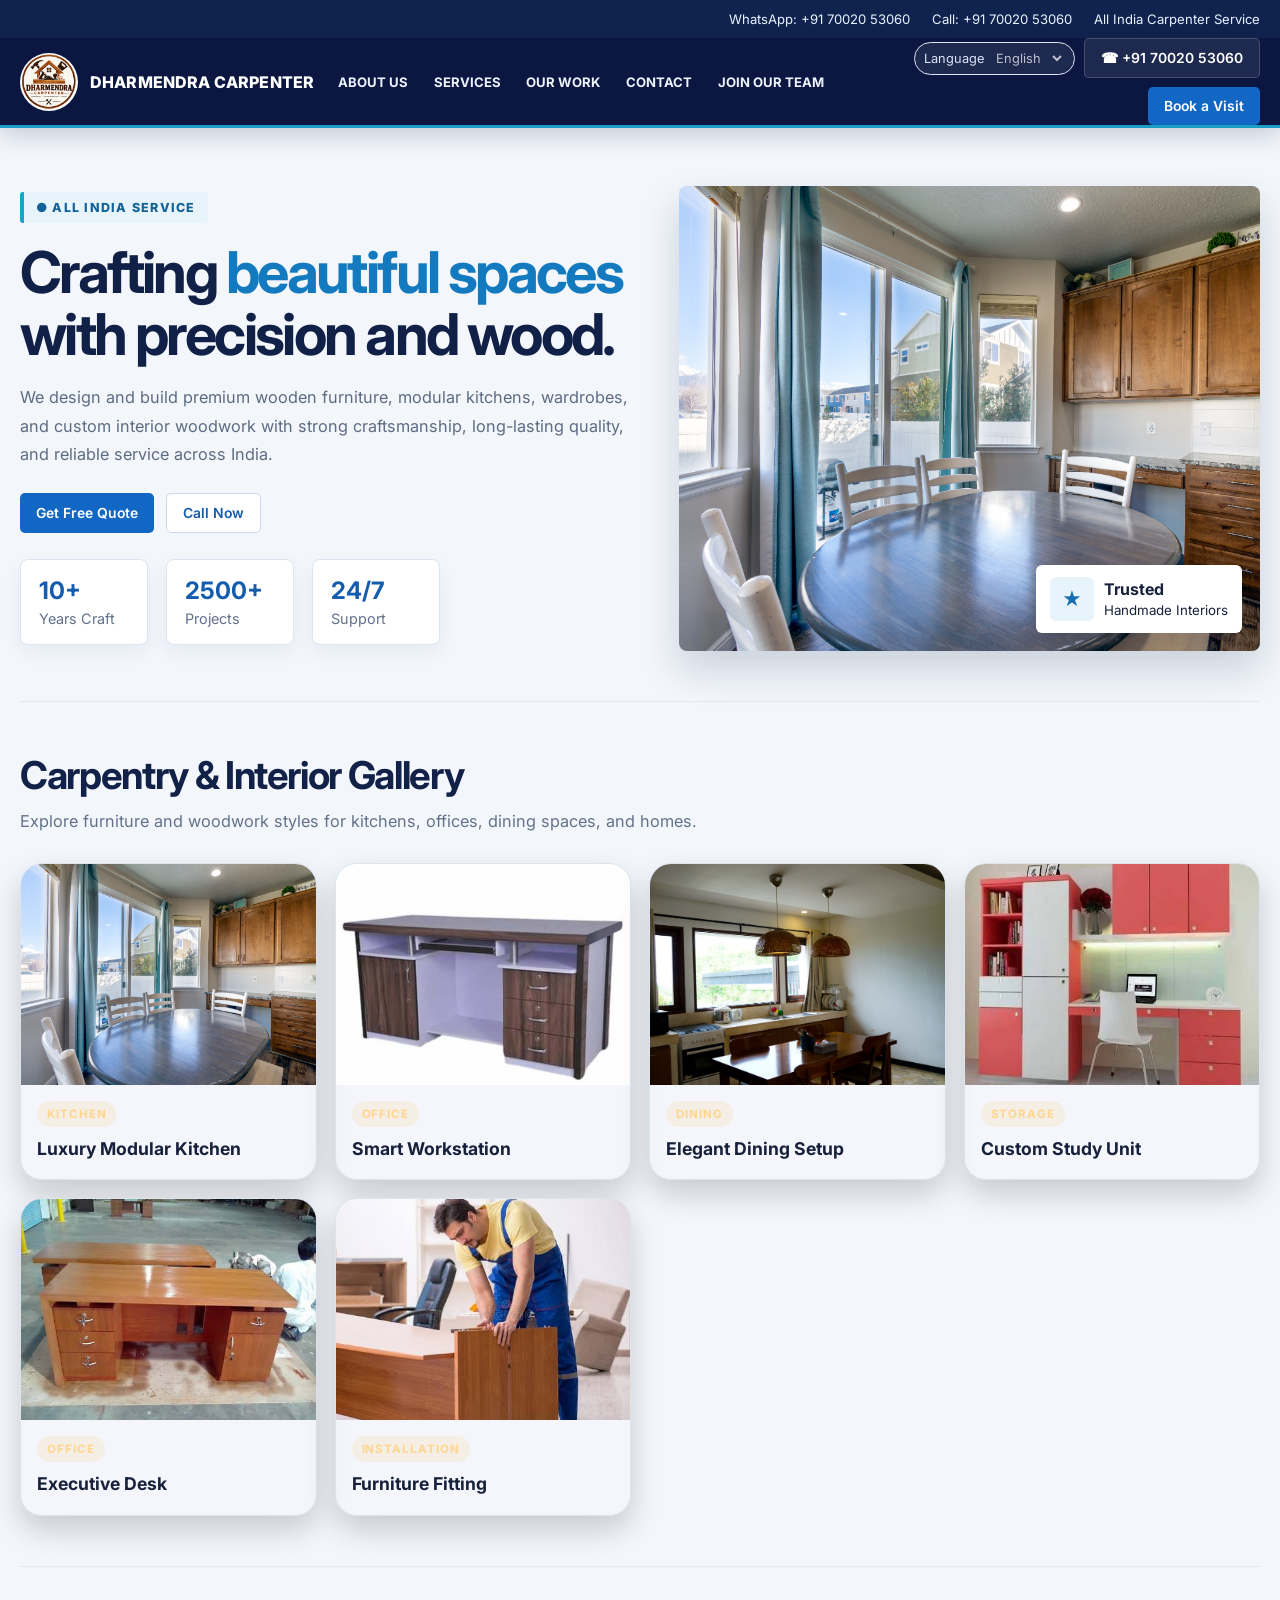
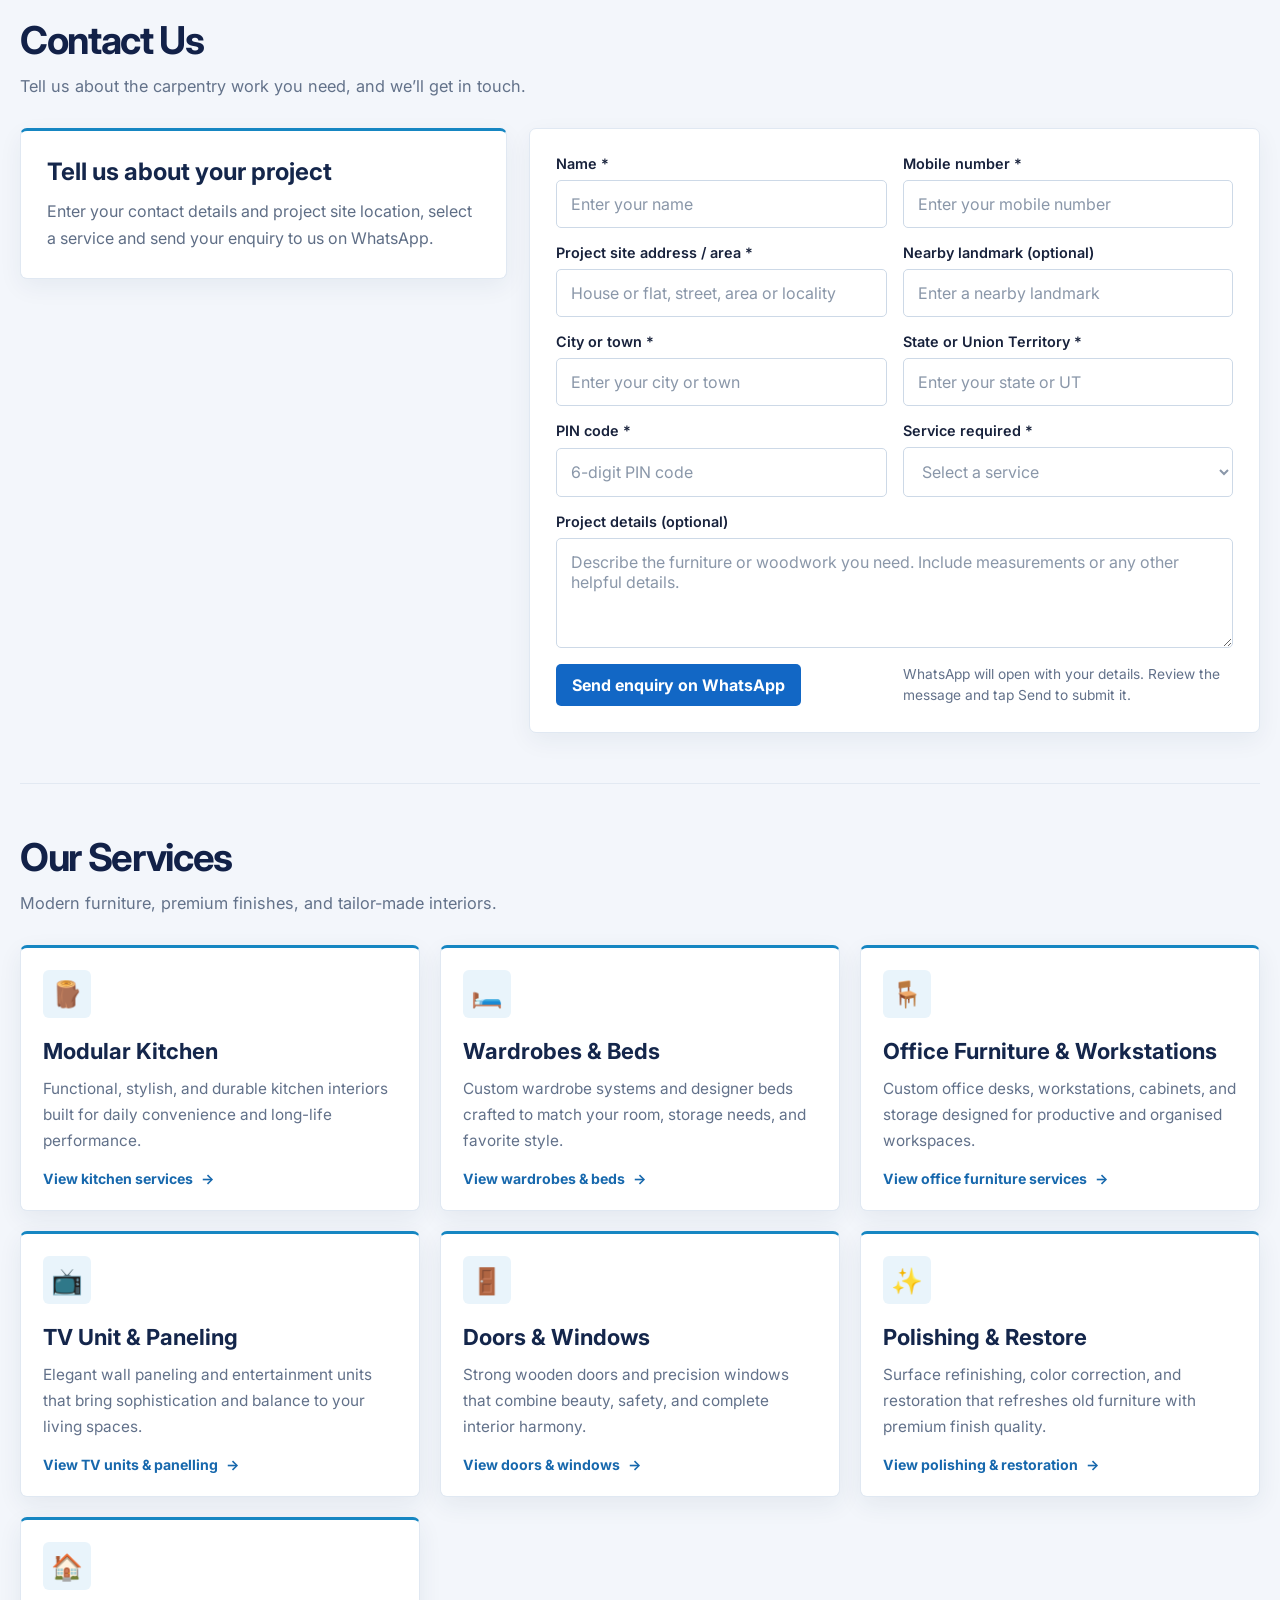
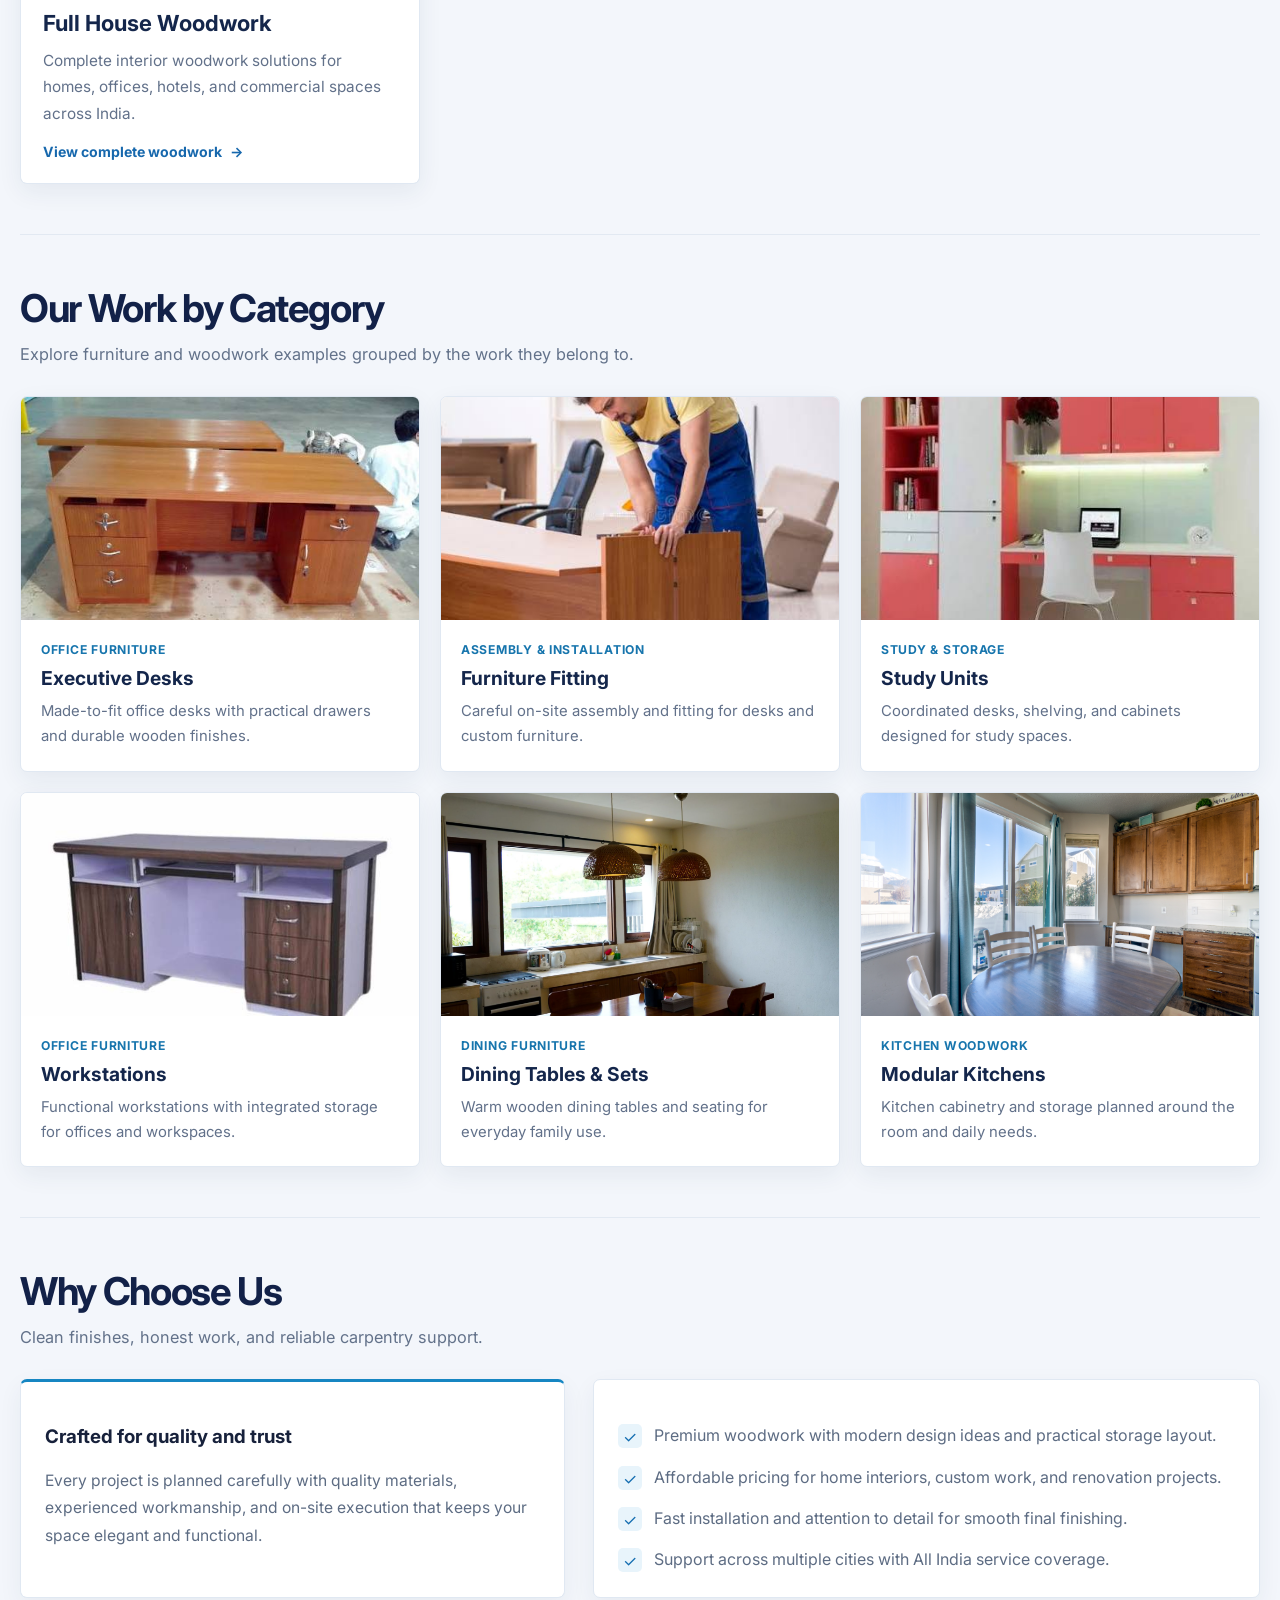
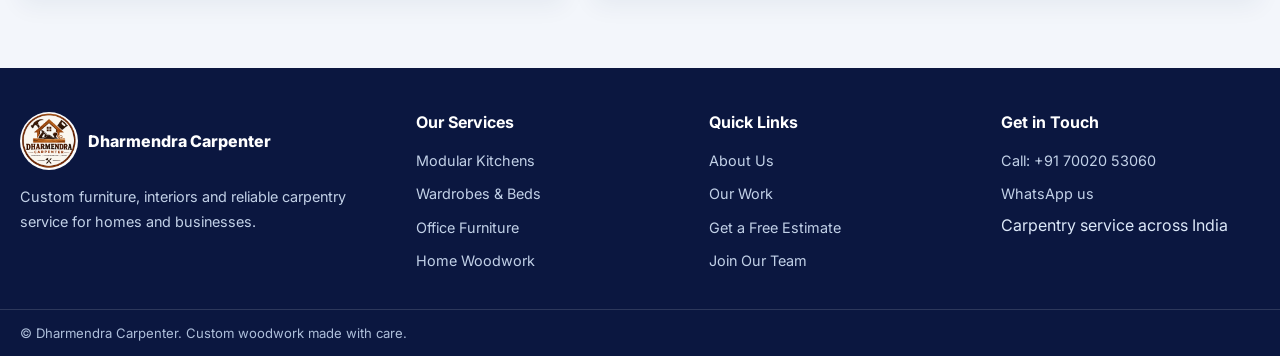
<file: index.html>
<!DOCTYPE html>
<html lang="en">
<head>
  <meta charset="UTF-8" />
  <meta name="viewport" content="width=device-width, initial-scale=1.0" />
  <title>Dharmendra Carpenter | All India Service</title>
  <link rel="preconnect" href="https://fonts.googleapis.com" />
  <link rel="preconnect" href="https://fonts.gstatic.com" crossorigin />
  <link href="https://fonts.googleapis.com/css2?family=Inter:wght@400;500;600;700;800;900&display=swap" rel="stylesheet" />
  <style>
    :root {
      --bg: #0d1325;
      --bg-soft: #171f35;
      --card: rgba(17, 25, 40, 0.7);
      --card-strong: rgba(29, 38, 58, 0.9);
      --text: #edf6ff;
      --muted: #bfd0e8;
      --primary: #ffb347;
      --primary-2: #ff7e5f;
      --accent: #6ee7b7;
      --purple: #a78bfa;
      --line: rgba(255,255,255,0.12);
      --shadow: 0 20px 60px rgba(0,0,0,0.35);
    }

    * { box-sizing: border-box; }

    html { scroll-behavior: smooth; }

    body {
      margin: 0;
      font-family: "Inter", sans-serif;
      color: var(--text);
      background:
        radial-gradient(circle at top left, rgba(255, 179, 71, 0.35), transparent 24%),
        radial-gradient(circle at right center, rgba(107, 70, 193, 0.4), transparent 23%),
        radial-gradient(circle at bottom left, rgba(20, 184, 166, 0.25), transparent 25%),
        linear-gradient(135deg, #0b1020 0%, #111827 35%, #1a1d2d 100%);
      min-height: 100vh;
      position: relative;
      overflow-x: hidden;
    }

    body::before {
      content: "";
      position: fixed;
      inset: 0;
      background-image: linear-gradient(rgba(255,255,255,0.02) 1px, transparent 1px), linear-gradient(90deg, rgba(255,255,255,0.02) 1px, transparent 1px);
      background-size: 28px 28px;
      mask-image: radial-gradient(circle at center, black 45%, transparent 100%);
      pointer-events: none;
    }

    .orb {
      position: fixed;
      border-radius: 50%;
      filter: blur(18px);
      opacity: 0.8;
      pointer-events: none;
      animation: float 12s ease-in-out infinite alternate;
    }

    .orb.one { width: 240px; height: 240px; background: rgba(255, 158, 67, 0.4); left: 6%; top: 12%; }
    .orb.two { width: 280px; height: 280px; background: rgba(139, 92, 246, 0.28); right: 8%; top: 16%; animation-delay: 1s; }
    .orb.three { width: 220px; height: 220px; background: rgba(52, 211, 153, 0.22); left: 40%; bottom: 8%; animation-delay: 2s; }

    @keyframes float {
      from { transform: translateY(0) scale(1); }
      to { transform: translateY(-18px) scale(1.08); }
    }

    .container {
      width: min(1180px, calc(100% - 32px));
      margin: 0 auto;
    }

    .topbar {
      position: sticky;
      top: 0;
      z-index: 20;
      backdrop-filter: blur(12px);
      background: rgba(13, 19, 37, 0.58);
      border-bottom: 1px solid var(--line);
    }

    .topbar-inner {
      display: flex;
      align-items: center;
      justify-content: space-between;
      gap: 20px;
      min-height: 74px;
    }

    .brand {
      display: flex;
      align-items: center;
      gap: 12px;
      font-weight: 800;
      letter-spacing: 0.04em;
      text-transform: uppercase;
    }

    .brand-mark {
      width: 42px;
      height: 42px;
      border-radius: 12px;
      display: grid;
      place-items: center;
      background: linear-gradient(135deg, var(--primary), var(--primary-2));
      color: #1a1208;
      font-weight: 900;
      box-shadow: 0 10px 25px rgba(255, 166, 77, 0.5);
    }

    .nav-right {
      display: flex;
      align-items: center;
      gap: 14px;
      flex-wrap: wrap;
    }

    .language-picker {
      display: inline-flex;
      align-items: center;
      gap: 8px;
      padding: 7px 12px;
      border: 1px solid var(--line);
      border-radius: 999px;
      background: rgba(255,255,255,0.04);
      color: var(--muted);
      font-size: 0.88rem;
    }

    .language-picker select {
      max-width: 190px;
      border: 0;
      outline: 0;
      background: transparent;
      color: var(--text);
      font: inherit;
      cursor: pointer;
    }

    .language-picker option {
      color: var(--text);
      background: #171f35;
    }

    .language-status {
      position: absolute;
      width: 1px;
      height: 1px;
      padding: 0;
      margin: -1px;
      overflow: hidden;
      clip: rect(0, 0, 0, 0);
      white-space: nowrap;
      border: 0;
    }

    .translation-widget {
      display: none;
    }

    .pill,
    .button {
      display: inline-flex;
      align-items: center;
      justify-content: center;
      gap: 8px;
      padding: 10px 16px;
      border-radius: 999px;
      border: 1px solid rgba(255,255,255,0.1);
      text-decoration: none;
      color: var(--text);
      font-weight: 600;
      transition: 0.25s ease;
    }

    .pill {
      background: rgba(255,255,255,0.04);
      color: var(--muted);
    }

    .button {
      background: linear-gradient(135deg, var(--primary), var(--primary-2));
      color: #20160d;
      border: none;
      box-shadow: 0 15px 30px rgba(255, 162, 79, 0.35);
    }

    .button.secondary {
      background: rgba(255,255,255,0.04);
      color: var(--text);
      border: 1px solid var(--line);
      box-shadow: none;
    }

    .hero {
      display: grid;
      grid-template-columns: 1.2fr 0.8fr;
      align-items: center;
      gap: 38px;
      padding: 56px 0 32px;
      position: relative;
      z-index: 1;
    }

    .eyebrow {
      display: inline-flex;
      align-items: center;
      gap: 8px;
      padding: 8px 14px;
      border-radius: 999px;
      background: rgba(110, 231, 183, 0.12);
      border: 1px solid rgba(110, 231, 183, 0.35);
      color: #b7f3d6;
      font-size: 0.82rem;
      text-transform: uppercase;
      letter-spacing: 0.1em;
      margin-bottom: 18px;
    }

    h1 {
      font-size: clamp(2.8rem, 5vw, 5rem);
      line-height: 0.96;
      margin: 0 0 18px;
      letter-spacing: -0.06em;
    }

    .highlight {
      background: linear-gradient(120deg, #ffd985 0%, #ff9b5e 54%, #f27af0 100%);
      -webkit-background-clip: text;
      background-clip: text;
      color: transparent;
    }

    .lead {
      margin: 0 0 24px;
      color: var(--muted);
      font-size: 1.06rem;
      line-height: 1.8;
      max-width: 620px;
    }

    .cta-row {
      display: flex;
      gap: 16px;
      flex-wrap: wrap;
      margin-bottom: 26px;
    }

    .stats {
      display: flex;
      flex-wrap: wrap;
      gap: 18px;
    }

    .stat {
      min-width: 140px;
      padding: 16px 18px;
      border-radius: 18px;
      background: rgba(255,255,255,0.04);
      border: 1px solid var(--line);
      backdrop-filter: blur(8px);
    }

    .stat strong {
      display: block;
      font-size: 1.5rem;
      margin-bottom: 3px;
    }

    .stat span {
      color: var(--muted);
      font-size: 0.9rem;
    }

    .visual-card {
      position: relative;
      background: linear-gradient(180deg, rgba(255,255,255,0.08), rgba(255,255,255,0.02));
      border: 1px solid rgba(255,255,255,0.09);
      border-radius: 28px;
      padding: 18px;
      box-shadow: var(--shadow);
      backdrop-filter: blur(12px);
    }

    .visual-box {
      padding: 12px;
      border-radius: 24px;
      background: rgba(18, 21, 34, 0.9);
      overflow: hidden;
      border: 1px solid rgba(255,255,255,0.08);
    }

    .visual-box img {
      display: block;
      width: 100%;
      height: 520px;
      object-fit: cover;
      border-radius: 18px;
      filter: saturate(1.08) contrast(1.06);
    }

    .floating-badge {
      position: absolute;
      right: -12px;
      bottom: 26px;
      display: flex;
      align-items: center;
      gap: 10px;
      background: rgba(11, 16, 32, 0.88);
      border: 1px solid rgba(255,255,255,0.08);
      border-radius: 18px;
      padding: 12px 14px;
      box-shadow: var(--shadow);
      transform: translateY(0);
      animation: floatCard 5s ease-in-out infinite alternate;
    }

    @keyframes floatCard {
      from { transform: translateY(0); }
      to { transform: translateY(-10px); }
    }

    .badge-icon {
      width: 44px;
      height: 44px;
      border-radius: 50%;
      display: grid;
      place-items: center;
      background: linear-gradient(135deg, rgba(255,179,71,0.28), rgba(167,139,250,0.3));
      color: #ffd58d;
      font-size: 1.2rem;
    }

    .section {
      position: relative;
      z-index: 1;
      padding: 30px 0 20px;
    }

    .section-header {
      margin-bottom: 22px;
      text-align: center;
    }

    .section-header h2 {
      font-size: clamp(2rem, 3vw, 3rem);
      margin: 0 0 10px;
      letter-spacing: -0.05em;
    }

    .section-header p {
      margin: 0;
      color: var(--muted);
      font-size: 1.02rem;
    }

    .services-grid {
      display: grid;
      grid-template-columns: repeat(3, minmax(0, 1fr));
      gap: 22px;
      margin-top: 24px;
    }

    .service-card {
      background: rgba(255,255,255,0.04);
      border: 1px solid var(--line);
      border-radius: 24px;
      padding: 24px 22px;
      box-shadow: 0 14px 30px rgba(0,0,0,0.18);
    }

    .icon-wrap {
      width: 56px;
      height: 56px;
      border-radius: 18px;
      display: grid;
      place-items: center;
      background: linear-gradient(135deg, rgba(255,179,71,0.2), rgba(168,85,247,0.18));
      font-size: 1.6rem;
      margin-bottom: 20px;
    }

    .service-card h3 {
      margin: 0 0 12px;
      font-size: 1.38rem;
    }

    .service-card p {
      margin: 0;
      color: var(--muted);
      line-height: 1.7;
      font-size: 0.96rem;
    }

    .featured-showcase {
      padding-top: 8px;
    }

    .featured-grid {
      display: grid;
      grid-template-columns: repeat(4, minmax(0, 1fr));
      gap: 18px;
      margin-top: 24px;
    }

    .featured-card {
      background: rgba(255,255,255,0.04);
      border: 1px solid var(--line);
      border-radius: 22px;
      overflow: hidden;
      box-shadow: 0 14px 30px rgba(0,0,0,0.18);
      transition: transform 0.25s ease, border-color 0.25s ease;
    }

    .featured-card:hover {
      transform: translateY(-4px);
      border-color: rgba(255,179,71,0.4);
    }

    .featured-card img {
      display: block;
      width: 100%;
      aspect-ratio: 4 / 3;
      object-fit: cover;
    }

    .featured-card-body {
      padding: 16px 16px 18px;
    }

    .featured-label {
      display: inline-flex;
      padding: 6px 10px;
      border-radius: 999px;
      background: rgba(255,179,71,0.12);
      color: #ffd58d;
      font-size: 0.72rem;
      font-weight: 700;
      letter-spacing: 0.08em;
      text-transform: uppercase;
      margin-bottom: 10px;
    }

    .featured-card h3 {
      margin: 0;
      font-size: 1.1rem;
      line-height: 1.4;
    }

    .work-grid {
      display: grid;
      grid-template-columns: repeat(3, minmax(0, 1fr));
      gap: 22px;
      margin-top: 24px;
    }

    .work-card {
      overflow: hidden;
      background: rgba(255,255,255,0.04);
      border: 1px solid var(--line);
      border-radius: 24px;
      box-shadow: 0 14px 30px rgba(0,0,0,0.18);
      transition: transform 0.25s ease, border-color 0.25s ease;
    }

    .work-card:hover {
      transform: translateY(-5px);
      border-color: rgba(255,179,71,0.4);
    }

    .work-card img {
      display: block;
      width: 100%;
      aspect-ratio: 16 / 10;
      object-fit: cover;
    }

    .work-card-content {
      padding: 18px 20px 22px;
    }

    .work-category {
      display: inline-block;
      margin-bottom: 9px;
      color: #ffd58d;
      font-size: 0.76rem;
      font-weight: 700;
      letter-spacing: 0.09em;
      text-transform: uppercase;
    }

    .work-card h3 {
      margin: 0 0 9px;
      font-size: 1.2rem;
    }

    .work-card p {
      margin: 0;
      color: var(--muted);
      line-height: 1.65;
      font-size: 0.93rem;
    }

    .about-wrap {
      display: grid;
      grid-template-columns: 0.9fr 1.1fr;
      gap: 28px;
      align-items: stretch;
      margin-top: 18px;
    }

    .info-panel,
    .feature-panel {
      background: rgba(255,255,255,0.04);
      border: 1px solid var(--line);
      border-radius: 24px;
      padding: 24px;
    }

    .info-panel {
      background: linear-gradient(180deg, rgba(255,179,71,0.08), rgba(255,255,255,0.03));
    }

    .feature-list {
      list-style: none;
      padding: 0;
      margin: 18px 0 0;
      display: grid;
      gap: 14px;
    }

    .feature-list li {
      display: flex;
      gap: 12px;
      color: var(--muted);
      line-height: 1.7;
      align-items: flex-start;
    }

    .check {
      width: 24px;
      height: 24px;
      border-radius: 50%;
      display: grid;
      place-items: center;
      background: rgba(110, 231, 183, 0.14);
      color: #8af0c8;
      flex-shrink: 0;
      margin-top: 2px;
    }

    .cta-box {
      margin-top: 28px;
      padding: 30px 26px;
      border-radius: 26px;
      background: linear-gradient(135deg, rgba(255,179,71,0.09), rgba(167,139,250,0.12), rgba(110,231,183,0.08));
      border: 1px solid var(--line);
      display: flex;
      align-items: center;
      justify-content: space-between;
      gap: 20px;
      flex-wrap: wrap;
    }

    .cta-box h3 {
      margin: 0 0 6px;
      font-size: clamp(1.6rem, 2vw, 2.2rem);
    }

    .cta-box p {
      margin: 0;
      color: var(--muted);
    }

    .contact-layout {
      display: grid;
      grid-template-columns: 0.8fr 1.2fr;
      gap: 22px;
      align-items: start;
      margin-top: 24px;
    }

    .contact-intro,
    .contact-form {
      padding: 26px;
      border: 1px solid var(--line);
      border-radius: 24px;
      background: rgba(255,255,255,0.04);
    }

    .contact-intro h3 {
      margin: 0 0 12px;
      font-size: 1.5rem;
    }

    .contact-intro p {
      margin: 0;
      color: var(--muted);
      line-height: 1.7;
    }

    .contact-form {
      display: grid;
      grid-template-columns: repeat(2, minmax(0, 1fr));
      gap: 16px;
    }

    .form-field {
      display: grid;
      gap: 8px;
    }

    .form-field[hidden] { display: none; }

    .form-field.full-width {
      grid-column: 1 / -1;
    }

    .form-field label {
      font-size: 0.9rem;
      font-weight: 600;
    }

    .form-field input,
    .form-field select,
    .form-field textarea {
      width: 100%;
      padding: 13px 14px;
      border: 1px solid var(--line);
      border-radius: 12px;
      background: rgba(11,16,32,0.62);
      color: var(--text);
      font: inherit;
    }

    .form-field input::placeholder,
    .form-field textarea::placeholder {
      color: #91a2ba;
    }

    .form-field select:invalid {
      color: #91a2ba;
    }

    .form-field select option {
      color: var(--text);
      background: #171f35;
    }

    .form-field textarea {
      min-height: 110px;
      resize: vertical;
    }

    .contact-form .button {
      justify-self: start;
      cursor: pointer;
      font: inherit;
      font-weight: 700;
    }

    .form-note {
      align-self: center;
      margin: 0;
      color: var(--muted);
      font-size: 0.86rem;
      line-height: 1.5;
    }

    @media (max-width: 900px) {
      .hero,
      .about-wrap,
      .services-grid,
      .work-grid,
      .featured-grid {
        grid-template-columns: 1fr;
      }

      .contact-layout { grid-template-columns: 1fr; }
      .visual-box img { height: 420px; }
      .cta-box { align-items: flex-start; }
    }

    @media (min-width: 601px) and (max-width: 900px) {
      .work-grid { grid-template-columns: repeat(2, minmax(0, 1fr)); }
    }

    @media (max-width: 600px) {
      .topbar-inner { padding: 8px 0; }
      .brand { font-size: 0.88rem; }
      .nav-right { gap: 8px; }
      .pill, .button { width: 100%; }
      .language-picker { width: 100%; justify-content: space-between; }
      .language-picker select { max-width: 70%; }
      .cta-row { flex-direction: column; }
      .stats { display: grid; grid-template-columns: repeat(2, minmax(0, 1fr)); }
      .floating-badge { right: 12px; bottom: 18px; }
      .contact-form { grid-template-columns: 1fr; padding: 20px; }
      .form-field.full-width { grid-column: auto; }
      .contact-form .button { justify-self: stretch; }
    }

    :root {
      --bg: #f3f6fb;
      --bg-soft: #eaf0f8;
      --card: #ffffff;
      --card-strong: #ffffff;
      --text: #17213b;
      --muted: #5f6e86;
      --primary: #1464c4;
      --primary-2: #10a7d1;
      --accent: #13a7c8;
      --purple: #3971c6;
      --line: #dce4ef;
      --shadow: 0 14px 36px rgba(17, 44, 86, 0.12);
    }

    body {
      color: var(--text);
      background: #f3f6fb;
      font-family: "Inter", Arial, sans-serif;
    }

    body::before,
    .orb { display: none; }

    .container { width: min(1240px, calc(100% - 40px)); }

    .contact-strip {
      background: #10234e;
      color: #e8f2ff;
      font-size: 0.82rem;
    }

    .contact-strip-inner {
      min-height: 38px;
      display: flex;
      align-items: center;
      justify-content: flex-end;
      gap: 22px;
    }

    .contact-strip a {
      color: inherit;
      text-decoration: none;
    }

    .topbar {
      background: #0b1740;
      border-bottom: 3px solid #1a9ec6;
      box-shadow: 0 8px 22px rgba(9, 24, 60, 0.18);
      backdrop-filter: none;
    }

    .topbar-inner {
      min-height: 82px;
      gap: 24px;
    }

    .brand {
      color: #fff;
      letter-spacing: 0.01em;
      white-space: nowrap;
    }

    .brand-mark {
      background: #fff;
      color: #0b1740;
      border-radius: 50%;
      box-shadow: none;
    }

    .brand-logo {
      display: block;
      width: 58px;
      height: 58px;
      flex: 0 0 auto;
      border-radius: 50%;
      object-fit: cover;
      background: #fff;
    }

    .main-nav {
      display: flex;
      align-items: center;
      justify-content: center;
      gap: clamp(14px, 2vw, 28px);
      flex: 1;
    }

    .main-nav a {
      color: #edf4ff;
      text-decoration: none;
      font-size: 0.82rem;
      font-weight: 700;
      text-transform: uppercase;
      white-space: nowrap;
      transition: color 0.2s ease;
    }

    .main-nav a:hover { color: #64d5f4; }

    .nav-right {
      justify-content: flex-end;
      gap: 9px;
    }

    .language-picker {
      padding: 7px 9px;
      background: rgba(255,255,255,0.08);
      color: #d8e5f6;
      font-size: 0.8rem;
      white-space: nowrap;
    }

    .language-picker select {
      color: #fff;
      color-scheme: light;
      max-width: 120px;
    }

    .language-picker select option {
      color: #17213b;
      background-color: #fff;
    }

    .language-status { color: #d7e5fa; }

    .pill,
    .button {
      border-radius: 5px;
      padding: 11px 16px;
      font-size: 0.87rem;
      transition: background-color 0.2s ease, transform 0.2s ease;
    }

    .pill {
      color: #fff;
      background: rgba(255,255,255,0.08);
      border-color: rgba(255,255,255,0.18);
      white-space: nowrap;
    }

    .button {
      color: #fff;
      background: #1267c5;
      box-shadow: none;
    }

    .button:hover {
      background: #0c54a7;
      transform: translateY(-1px);
    }

    .button.secondary {
      color: #155bab;
      background: #fff;
      border: 1px solid #cbd9ea;
    }

    .hero {
      grid-template-columns: 1fr 0.95fr;
      gap: 48px;
      padding: 58px 0 50px;
    }

    .eyebrow {
      padding: 8px 12px;
      border-radius: 3px;
      background: #e7f4fb;
      border: 0;
      border-left: 4px solid #16a4c8;
      color: #12629a;
      font-size: 0.78rem;
      font-weight: 800;
    }

    h1 {
      color: #112047;
      font-size: clamp(2.7rem, 4.5vw, 4.5rem);
      line-height: 1.08;
      letter-spacing: -0.045em;
    }

    .highlight {
      background: none;
      color: #147ac0;
      -webkit-text-fill-color: #147ac0;
    }

    .lead {
      color: #5d6c83;
      font-size: 1.02rem;
      line-height: 1.75;
    }

    .cta-row { gap: 12px; }

    .stat {
      min-width: 128px;
      border-radius: 8px;
      background: #fff;
      border: 1px solid #dce5f0;
      box-shadow: 0 7px 20px rgba(24, 57, 99, 0.06);
      backdrop-filter: none;
    }

    .stat strong { color: #145cae; }
    .stat span { color: #62718a; }

    .visual-card {
      padding: 0;
      overflow: hidden;
      border: 0;
      border-radius: 8px;
      background: #dce9f4;
      box-shadow: 0 18px 38px rgba(15, 42, 78, 0.18);
      backdrop-filter: none;
    }

    .visual-box {
      padding: 0;
      border: 0;
      border-radius: 0;
      background: transparent;
    }

    .visual-box img {
      height: 465px;
      border-radius: 0;
      filter: none;
      object-fit: cover;
    }

    .floating-badge {
      right: 18px;
      bottom: 18px;
      border: 0;
      border-radius: 6px;
      background: #fff;
      color: #17213b;
      box-shadow: 0 8px 24px rgba(9, 24, 60, 0.18);
      animation: none;
    }

    .badge-icon {
      border-radius: 6px;
      background: #e7f4fb;
      color: #176db0;
    }

    .section {
      padding: 50px 0;
      border-top: 1px solid #e2e9f2;
      scroll-margin-top: 190px;
    }

    .section-header {
      margin-bottom: 28px;
      text-align: left;
    }

    .section-header h2 {
      color: #122148;
      font-size: clamp(1.85rem, 3vw, 2.55rem);
      letter-spacing: -0.035em;
    }

    .section-header p {
      color: #63728a;
      line-height: 1.65;
    }

    .services-grid,
    .work-grid { gap: 20px; }

    .service-card,
    .work-card {
      border: 1px solid #e0e8f2;
      border-radius: 7px;
      background: #fff;
      box-shadow: 0 8px 24px rgba(23, 53, 91, 0.07);
    }

    .service-card {
      border-top: 3px solid #1686c2;
      padding: 22px;
    }

    .service-link {
      display: block;
      color: inherit;
      text-decoration: none;
      transition: transform 0.2s ease, box-shadow 0.2s ease;
    }

    .service-link:hover,
    .service-link:focus-visible {
      transform: translateY(-4px);
      box-shadow: 0 14px 28px rgba(23, 53, 91, 0.14);
    }

    .service-link:focus-visible {
      outline: 3px solid #1686c2;
      outline-offset: 3px;
    }

    .service-link-cta {
      display: inline-flex;
      align-items: center;
      gap: 8px;
      margin-top: 16px;
      color: #1768ad;
      font-size: 0.88rem;
      font-weight: 700;
    }

    .icon-wrap {
      width: 48px;
      height: 48px;
      border-radius: 6px;
      background: #e9f4fb;
      color: #125e9b;
    }

    .service-card h3,
    .work-card h3,
    .contact-intro h3 { color: #14264b; }

    .service-card p,
    .work-card p { color: #62718a; }

    .work-card {
      transition: transform 0.2s ease, box-shadow 0.2s ease;
    }

    .work-card:hover {
      transform: translateY(-4px);
      border-color: #b7d6ec;
      box-shadow: 0 13px 28px rgba(23, 53, 91, 0.12);
    }

    .work-card img { aspect-ratio: 16 / 9; }

    .work-category {
      color: #1775ad;
      letter-spacing: 0.06em;
    }

    .info-panel,
    .feature-panel,
    .contact-intro,
    .contact-form {
      border: 1px solid #e0e8f2;
      border-radius: 7px;
      background: #fff;
      box-shadow: 0 8px 24px rgba(23, 53, 91, 0.06);
    }

    .info-panel {
      border-top: 3px solid #1686c2;
      background: #fff;
    }

    .feature-list li { color: #5d6c83; }

    .check {
      border-radius: 5px;
      background: #e8f4fb;
      color: #126cb0;
    }

    .contact-intro { border-top: 3px solid #1686c2; }

    .form-field input,
    .form-field select,
    .form-field textarea {
      border: 1px solid #cdd9e7;
      border-radius: 5px;
      background: #fff;
      color: #17213b;
    }

    .form-field input::placeholder,
    .form-field textarea::placeholder { color: #8a97a9; }

    .form-field select:invalid { color: #8a97a9; }

    .form-field select option {
      color: #17213b;
      background: #fff;
    }

    .form-note { color: #62718a; }

    .site-footer {
      margin-top: 20px;
      background: #0b1740;
      color: #dce8f8;
    }

    .footer-grid {
      display: grid;
      grid-template-columns: 1.4fr 1fr 1fr 1fr;
      gap: 34px;
      padding: 44px 0 36px;
    }

    .footer-column h2,
    .footer-column h3 {
      margin: 0 0 16px;
      color: #fff;
      font-size: 1rem;
    }

    .footer-column p,
    .footer-column a {
      color: #c2d1e7;
      font-size: 0.9rem;
      line-height: 1.75;
    }

    .footer-column p { margin: 0 0 10px; }

    .footer-column ul {
      display: grid;
      gap: 8px;
      list-style: none;
      margin: 0;
      padding: 0;
    }

    .footer-column a {
      text-decoration: none;
      transition: color 0.2s ease;
    }

    .footer-column a:hover { color: #55d0ef; }

    .footer-brand {
      display: flex;
      align-items: center;
      gap: 10px;
      margin-bottom: 14px;
      color: #fff;
      font-weight: 800;
    }

    .footer-brand .brand-mark {
      width: 36px;
      height: 36px;
    }

    .footer-bottom {
      padding: 15px 0;
      border-top: 1px solid rgba(255,255,255,0.14);
      color: #aebfda;
      font-size: 0.82rem;
    }

    @media (max-width: 1050px) {
      .topbar-inner { flex-wrap: wrap; padding: 12px 0; }
      .main-nav { order: 3; flex-basis: 100%; }
      .nav-right { margin-left: auto; }
    }

    @media (max-width: 900px) {
      .hero { grid-template-columns: 1fr 1fr; }
      .visual-box img { height: 420px; }
      .work-grid { grid-template-columns: repeat(2, minmax(0, 1fr)); }
      .footer-grid { grid-template-columns: repeat(2, minmax(0, 1fr)); }
    }

    @media (max-width: 600px) {
      .container { width: min(100% - 28px, 1240px); }
      .contact-strip-inner { justify-content: center; gap: 12px; font-size: 0.72rem; }
      .topbar-inner { justify-content: center; gap: 10px; }
      .main-nav { gap: 10px 16px; flex-wrap: wrap; }
      .main-nav a { font-size: 0.72rem; }
      .nav-right { width: 100%; justify-content: center; }
      .nav-right > .pill,
      .nav-right > .button { width: auto; }
      .language-picker { width: auto; }
      .hero { grid-template-columns: 1fr; gap: 24px; padding: 38px 0; }
      h1 { font-size: clamp(2.45rem, 12vw, 3.2rem); }
      .visual-box img { height: 340px; }
      .stats { grid-template-columns: repeat(3, minmax(0, 1fr)); gap: 8px; }
      .stat { min-width: 0; padding: 13px 10px; }
      .stat strong { font-size: 1.25rem; }
      .section { padding: 36px 0; }
      .services-grid,
      .work-grid { grid-template-columns: 1fr; }
      .footer-grid { grid-template-columns: 1fr; gap: 24px; padding: 34px 0; }
      .contact-form { grid-template-columns: 1fr; }
      .form-field.full-width { grid-column: auto; }
      .contact-form .button { justify-self: stretch; }
    }

    @media (prefers-reduced-motion: reduce) {
      *,
      *::before,
      *::after {
        scroll-behavior: auto !important;
        animation-duration: 0.01ms !important;
        animation-iteration-count: 1 !important;
        transition-duration: 0.01ms !important;
      }
    }
  </style>
</head>
<body>
  <div class="orb one"></div>
  <div class="orb two"></div>
  <div class="orb three"></div>

  <div class="contact-strip">
    <div class="container contact-strip-inner">
      <a href="https://wa.me/917002053060">WhatsApp: +91 70020 53060</a>
      <a href="tel:+917002053060">Call: +91 70020 53060</a>
      <span>All India Carpenter Service</span>
    </div>
  </div>

  <header class="topbar">
    <div class="container topbar-inner">
      <div class="brand">
        <img class="brand-logo" src="assets/dharmendra-carpenter-logo.png" alt="Dharmendra Carpenter logo" />
        <span>Dharmendra Carpenter</span>
      </div>
      <nav class="main-nav" aria-label="Main navigation">
        <a href="#about">About Us</a>
        <a href="#services">Services</a>
        <a href="#work">Our Work</a>
        <a href="#contact">Contact</a>
        <a href="career.html">Join Our Team</a>
      </nav>
      <div class="nav-right">
        <label class="language-picker" for="language-select">
          <span>Language</span>
          <select id="language-select" aria-describedby="language-status">
            <option value="en">English</option>
            <option value="as">অসমীয়া</option>
            <option value="bn">বাংলা</option>
            <option value="brx">बड़ो</option>
            <option value="doi">डोगरी</option>
            <option value="gu">ગુજરાતી</option>
            <option value="hi">हिन्दी</option>
            <option value="kn">ಕನ್ನಡ</option>
            <option value="ks">کٲشُر</option>
            <option value="kok">कोंकणी</option>
            <option value="mai">मैथिली</option>
            <option value="ml">മലയാളം</option>
            <option value="mni-Mtei">ꯃꯤꯇꯩꯂꯣꯟ</option>
            <option value="mr">मराठी</option>
            <option value="ne">नेपाली</option>
            <option value="or">ଓଡ଼ିଆ</option>
            <option value="pa">ਪੰਜਾਬੀ</option>
            <option value="sa">संस्कृतम्</option>
            <option value="sat">ᱥᱟᱱᱛᱟᱲᱤ</option>
            <option value="sd">سنڌي</option>
            <option value="ta">தமிழ்</option>
            <option value="te">తెలుగు</option>
            <option value="ur">اردو</option>
          </select>
        </label>
        <span class="language-status" id="language-status" role="status" aria-live="polite"></span>
        <a class="pill" href="tel:+917002053060">☎ +91 70020 53060</a>
        <a class="button" href="#contact">Book a Visit</a>
      </div>
    </div>
  </header>

  <main class="container">
    <section class="hero">
      <div>
        <div class="eyebrow">● All India Service</div>
        <h1>Crafting <span class="highlight">beautiful spaces</span> with precision and wood.</h1>
        <p class="lead">
          We design and build premium wooden furniture, modular kitchens, wardrobes, and custom interior woodwork with strong craftsmanship, long-lasting quality, and reliable service across India.
        </p>

        <div class="cta-row">
          <a href="#contact" class="button">Get Free Quote</a>
          <a href="tel:+917002053060" class="button secondary">Call Now</a>
        </div>

        <div class="stats">
          <div class="stat">
            <strong>10+</strong>
            <span>Years Craft</span>
          </div>
          <div class="stat">
            <strong>2500+</strong>
            <span>Projects</span>
          </div>
          <div class="stat">
            <strong>24/7</strong>
            <span>Support</span>
          </div>
        </div>
      </div>

      <div class="visual-card">
        <div class="visual-box">
          <img src="assets/modular-kitchen.png" alt="Custom wooden kitchen cabinets by Dharmendra Carpenter" />
        </div>
        <div class="floating-badge">
          <div class="badge-icon">★</div>
          <div>
            <strong>Trusted</strong><br />
            <small>Handmade Interiors</small>
          </div>
        </div>
      </div>
    </section>

    <section class="section featured-showcase" id="featured-work">
      <div class="section-header">
        <h2>Carpentry & Interior Gallery</h2>
        <p>Explore furniture and woodwork styles for kitchens, offices, dining spaces, and homes.</p>
      </div>

      <div class="featured-grid">
        <article class="featured-card">
          <img src="assets/modular-kitchen.png" alt="Modern modular kitchen with wooden cabinets" loading="lazy" />
          <div class="featured-card-body">
            <span class="featured-label">Kitchen</span>
            <h3>Luxury Modular Kitchen</h3>
          </div>
        </article>

        <article class="featured-card">
          <img src="assets/office-workstation.png" alt="Wooden office workstation with cabinets" loading="lazy" />
          <div class="featured-card-body">
            <span class="featured-label">Office</span>
            <h3>Smart Workstation</h3>
          </div>
        </article>

        <article class="featured-card">
          <img src="assets/dining-room.png" alt="Wooden dining table and chairs" loading="lazy" />
          <div class="featured-card-body">
            <span class="featured-label">Dining</span>
            <h3>Elegant Dining Setup</h3>
          </div>
        </article>

        <article class="featured-card">
          <img src="assets/study-storage-unit.png" alt="Study storage unit with wooden shelves and cabinets" loading="lazy" />
          <div class="featured-card-body">
            <span class="featured-label">Storage</span>
            <h3>Custom Study Unit</h3>
          </div>
        </article>

        <article class="featured-card">
          <img src="assets/office-executive-desk.png" alt="Wooden executive desk with drawers" loading="lazy" />
          <div class="featured-card-body">
            <span class="featured-label">Office</span>
            <h3>Executive Desk</h3>
          </div>
        </article>

        <article class="featured-card">
          <img src="assets/desk-assembly.png" alt="Carpenter assembling a wooden desk" loading="lazy" />
          <div class="featured-card-body">
            <span class="featured-label">Installation</span>
            <h3>Furniture Fitting</h3>
          </div>
        </article>
      </div>
    </section>

    <section class="section" id="contact">
      <div class="section-header">
        <h2>Contact Us</h2>
        <p>Tell us about the carpentry work you need, and we’ll get in touch.</p>
      </div>
      <div class="contact-layout">
        <div class="contact-intro">
          <h3>Tell us about your project</h3>
          <p>Enter your contact details and project site location, select a service and send your enquiry to us on WhatsApp.</p>
        </div>
        <form class="contact-form" id="customer-form">
          <div class="form-field">
            <label for="customer-name">Name *</label>
            <input id="customer-name" name="name" type="text" autocomplete="name" placeholder="Enter your name" required />
          </div>
          <div class="form-field">
            <label for="customer-phone">Mobile number *</label>
            <input id="customer-phone" name="phone" type="tel" inputmode="tel" autocomplete="tel" pattern="\+?[0-9]{10,13}" placeholder="Enter your mobile number" required />
          </div>
          <div class="form-field">
            <label for="customer-address">Project site address / area *</label>
            <input id="customer-address" name="address" type="text" autocomplete="street-address" placeholder="House or flat, street, area or locality" required />
          </div>
          <div class="form-field">
            <label for="customer-landmark">Nearby landmark (optional)</label>
            <input id="customer-landmark" name="landmark" type="text" placeholder="Enter a nearby landmark" />
          </div>
          <div class="form-field">
            <label for="customer-city">City or town *</label>
            <input id="customer-city" name="city" type="text" autocomplete="address-level2" placeholder="Enter your city or town" required />
          </div>
          <div class="form-field">
            <label for="customer-state">State or Union Territory *</label>
            <input id="customer-state" name="state" type="text" autocomplete="address-level1" placeholder="Enter your state or UT" required />
          </div>
          <div class="form-field">
            <label for="customer-pincode">PIN code *</label>
            <input id="customer-pincode" name="pincode" type="text" inputmode="numeric" autocomplete="postal-code" pattern="[1-9][0-9]{5}" maxlength="6" placeholder="6-digit PIN code" required />
          </div>
          <div class="form-field" id="service-field">
            <label for="customer-service">Service required *</label>
            <select id="customer-service" name="service" required>
              <option value="" disabled selected>Select a service</option>
              <option>Modular Kitchen</option>
              <option>Wardrobes & Beds</option>
              <option>Office Desks & Workstations</option>
              <option>Study Units & Storage</option>
              <option>Dining Furniture</option>
              <option>TV Units & Wall Panelling</option>
              <option>Doors & Windows</option>
              <option>Furniture Polishing & Restoration</option>
              <option>Furniture Assembly & Installation</option>
              <option>Complete Home Woodwork</option>
              <option>Other Custom Carpentry</option>
            </select>
          </div>
          <div class="form-field full-width">
            <label for="customer-details">Project details (optional)</label>
            <textarea id="customer-details" name="details" placeholder="Describe the furniture or woodwork you need. Include measurements or any other helpful details."></textarea>
          </div>
          <button class="button" type="submit">Send enquiry on WhatsApp</button>
          <p class="form-note">WhatsApp will open with your details. Review the message and tap Send to submit it.</p>
        </form>
      </div>
    </section>

    <section class="section" id="services">
      <div class="section-header">
        <h2>Our Services</h2>
        <p>Modern furniture, premium finishes, and tailor-made interiors.</p>
      </div>

      <div class="services-grid">
        <a class="service-card service-link" href="modular-kitchen.html">
          <div class="icon-wrap">🪵</div>
          <h3>Modular Kitchen</h3>
          <p>Functional, stylish, and durable kitchen interiors built for daily convenience and long-life performance.</p>
          <span class="service-link-cta">View kitchen services <span aria-hidden="true">→</span></span>
        </a>

        <a class="service-card service-link" href="wardrobes-beds.html">
          <div class="icon-wrap">🛏️</div>
          <h3>Wardrobes & Beds</h3>
          <p>Custom wardrobe systems and designer beds crafted to match your room, storage needs, and favorite style.</p>
          <span class="service-link-cta">View wardrobes & beds <span aria-hidden="true">→</span></span>
        </a>

        <a class="service-card service-link" id="office-furniture" href="office-furniture.html">
          <div class="icon-wrap">🪑</div>
          <h3>Office Furniture & Workstations</h3>
          <p>Custom office desks, workstations, cabinets, and storage designed for productive and organised workspaces.</p>
          <span class="service-link-cta">View office furniture services <span aria-hidden="true">→</span></span>
        </a>

        <a class="service-card service-link" href="tv-units-paneling.html">
          <div class="icon-wrap">📺</div>
          <h3>TV Unit & Paneling</h3>
          <p>Elegant wall paneling and entertainment units that bring sophistication and balance to your living spaces.</p>
          <span class="service-link-cta">View TV units & panelling <span aria-hidden="true">→</span></span>
        </a>

        <a class="service-card service-link" href="doors-windows.html">
          <div class="icon-wrap">🚪</div>
          <h3>Doors & Windows</h3>
          <p>Strong wooden doors and precision windows that combine beauty, safety, and complete interior harmony.</p>
          <span class="service-link-cta">View doors & windows <span aria-hidden="true">→</span></span>
        </a>

        <a class="service-card service-link" href="polishing-restoration.html">
          <div class="icon-wrap">✨</div>
          <h3>Polishing & Restore</h3>
          <p>Surface refinishing, color correction, and restoration that refreshes old furniture with premium finish quality.</p>
          <span class="service-link-cta">View polishing & restoration <span aria-hidden="true">→</span></span>
        </a>

        <a class="service-card service-link" href="complete-home-woodwork.html">
          <div class="icon-wrap">🏠</div>
          <h3>Full House Woodwork</h3>
          <p>Complete interior woodwork solutions for homes, offices, hotels, and commercial spaces across India.</p>
          <span class="service-link-cta">View complete woodwork <span aria-hidden="true">→</span></span>
        </a>
      </div>
    </section>

    <section class="section" id="work">
      <div class="section-header">
        <h2>Our Work by Category</h2>
        <p>Explore furniture and woodwork examples grouped by the work they belong to.</p>
      </div>

      <div class="work-grid">
        <article class="work-card">
          <img src="assets/office-executive-desk.png" alt="Wooden executive office desk with drawers" loading="lazy" />
          <div class="work-card-content">
            <span class="work-category">Office Furniture</span>
            <h3>Executive Desks</h3>
            <p>Made-to-fit office desks with practical drawers and durable wooden finishes.</p>
          </div>
        </article>

        <article class="work-card">
          <img src="assets/desk-assembly.png" alt="Carpenter assembling a wooden desk" loading="lazy" />
          <div class="work-card-content">
            <span class="work-category">Assembly & Installation</span>
            <h3>Furniture Fitting</h3>
            <p>Careful on-site assembly and fitting for desks and custom furniture.</p>
          </div>
        </article>

        <article class="work-card">
          <img src="assets/study-storage-unit.png" alt="Study desk with matching shelves and storage cabinets" loading="lazy" />
          <div class="work-card-content">
            <span class="work-category">Study & Storage</span>
            <h3>Study Units</h3>
            <p>Coordinated desks, shelving, and cabinets designed for study spaces.</p>
          </div>
        </article>

        <article class="work-card">
          <img src="assets/office-workstation.png" alt="Office workstation with storage cabinets and desktop shelves" loading="lazy" />
          <div class="work-card-content">
            <span class="work-category">Office Furniture</span>
            <h3>Workstations</h3>
            <p>Functional workstations with integrated storage for offices and workspaces.</p>
          </div>
        </article>

        <article class="work-card">
          <img src="assets/dining-room.png" alt="Wooden dining table and chairs in a dining room" loading="lazy" />
          <div class="work-card-content">
            <span class="work-category">Dining Furniture</span>
            <h3>Dining Tables & Sets</h3>
            <p>Warm wooden dining tables and seating for everyday family use.</p>
          </div>
        </article>

        <article class="work-card">
          <img src="assets/modular-kitchen.png" alt="Wooden modular kitchen cabinets beside a dining area" loading="lazy" />
          <div class="work-card-content">
            <span class="work-category">Kitchen Woodwork</span>
            <h3>Modular Kitchens</h3>
            <p>Kitchen cabinetry and storage planned around the room and daily needs.</p>
          </div>
        </article>
      </div>
    </section>

    <section class="section" id="about">
      <div class="section-header">
        <h2>Why Choose Us</h2>
        <p>Clean finishes, honest work, and reliable carpentry support.</p>
      </div>

      <div class="about-wrap">
        <div class="info-panel">
          <h3>Crafted for quality and trust</h3>
          <p class="lead" style="margin: 12px 0 0; font-size: 0.98rem;">
            Every project is planned carefully with quality materials, experienced workmanship, and on-site execution that keeps your space elegant and functional.
          </p>
        </div>

        <div class="feature-panel">
          <ul class="feature-list">
            <li><span class="check">✓</span> Premium woodwork with modern design ideas and practical storage layout.</li>
            <li><span class="check">✓</span> Affordable pricing for home interiors, custom work, and renovation projects.</li>
            <li><span class="check">✓</span> Fast installation and attention to detail for smooth final finishing.</li>
            <li><span class="check">✓</span> Support across multiple cities with All India service coverage.</li>
          </ul>
        </div>
      </div>
    </section>

  </main>
  <footer class="site-footer">
    <div class="container footer-grid">
      <div class="footer-column">
        <div class="footer-brand">
          <img class="brand-logo" src="assets/dharmendra-carpenter-logo.png" alt="Dharmendra Carpenter logo" />
          <span>Dharmendra Carpenter</span>
        </div>
        <p>Custom furniture, interiors and reliable carpentry service for homes and businesses.</p>
      </div>
      <div class="footer-column">
        <h2>Our Services</h2>
        <ul>
          <li><a href="#services">Modular Kitchens</a></li>
          <li><a href="#services">Wardrobes & Beds</a></li>
          <li><a href="office-furniture.html">Office Furniture</a></li>
          <li><a href="#services">Home Woodwork</a></li>
        </ul>
      </div>
      <div class="footer-column">
        <h2>Quick Links</h2>
        <ul>
          <li><a href="#about">About Us</a></li>
          <li><a href="#work">Our Work</a></li>
          <li><a href="#contact">Get a Free Estimate</a></li>
          <li><a href="career.html">Join Our Team</a></li>
        </ul>
      </div>
      <div class="footer-column">
        <h2>Get in Touch</h2>
        <ul>
          <li><a href="tel:+917002053060">Call: +91 70020 53060</a></li>
          <li><a href="https://wa.me/917002053060">WhatsApp us</a></li>
          <li>Carpentry service across India</li>
        </ul>
      </div>
    </div>
    <div class="footer-bottom">
      <div class="container">© Dharmendra Carpenter. Custom woodwork made with care.</div>
    </div>
  </footer>
  <div id="google_translate_element" class="translation-widget" aria-hidden="true"></div>
  <script>
    const languagePicker = document.getElementById("language-select");
    const languageStatus = document.getElementById("language-status");
    const indianLanguages = Array.from(languagePicker.options)
      .map((option) => option.value)
      .filter((language) => language !== "en");

    function connectLanguagePicker() {
      const googlePicker = document.querySelector("#google_translate_element select.goog-te-combo");
      if (!googlePicker || googlePicker.options.length <= 1) {
        languageStatus.textContent = "Language translation could not be loaded. Please refresh and try again.";
        languagePicker.disabled = true;
        return;
      }

      languagePicker.disabled = false;
      let unavailableCount = 0;
      Array.from(languagePicker.options).forEach((option) => {
        if (option.value !== "en" && !Array.from(googlePicker.options).some((supported) => supported.value === option.value)) {
          option.disabled = true;
          option.textContent += " (not available)";
          unavailableCount += 1;
        }
      });

      const activeLanguage = googlePicker.value || "en";
      languagePicker.value = activeLanguage;
      document.documentElement.lang = activeLanguage;
      document.documentElement.dir = ["ks", "sd", "ur"].includes(activeLanguage) ? "rtl" : "ltr";
      languageStatus.textContent = unavailableCount
        ? `${unavailableCount} selected languages are not currently supported by Google Translate.`
        : "";
      languagePicker.addEventListener("change", () => {
        const language = languagePicker.value;
        if (language === "en") {
          window.location.reload();
          return;
        }

        const activeGooglePicker = document.querySelector("#google_translate_element select.goog-te-combo");
        if (!activeGooglePicker) {
          languageStatus.textContent = "Language translation could not be loaded. Please refresh and try again.";
          return;
        }
        document.documentElement.lang = language;
        document.documentElement.dir = ["ks", "sd", "ur"].includes(language) ? "rtl" : "ltr";
        activeGooglePicker.value = language;
        activeGooglePicker.dispatchEvent(new Event("change"));
      });
    }

    window.googleTranslateElementInit = function () {
      new google.translate.TranslateElement({
        pageLanguage: "en",
        includedLanguages: indianLanguages.join(","),
        autoDisplay: false
      }, "google_translate_element");

      let attempts = 0;
      const pickerCheck = window.setInterval(() => {
        attempts += 1;
        const googlePicker = document.querySelector("#google_translate_element select.goog-te-combo");
        if (googlePicker && googlePicker.options.length > 1) {
          window.clearInterval(pickerCheck);
          connectLanguagePicker();
        } else if (attempts >= 50) {
          window.clearInterval(pickerCheck);
          connectLanguagePicker();
        }
      }, 100);
    };

    const translateScript = document.createElement("script");
    translateScript.src = "https://translate.google.com/translate_a/element.js?cb=googleTranslateElementInit";
    translateScript.onerror = () => {
      languageStatus.textContent = "Language translation could not be loaded. Please refresh and try again.";
      languagePicker.disabled = true;
    };
    document.head.appendChild(translateScript);

    document.getElementById("customer-form").addEventListener("submit", function (event) {
      event.preventDefault();
      const form = event.currentTarget;
      const formData = new FormData(form);
      const fieldLabel = (id) => form.querySelector(`label[for="${id}"]`).innerText.replace(/\s*\*$/, "").trim();
      const message = [
        "New carpentry work enquiry",
        `${fieldLabel("customer-name")}: ${formData.get("name")}`,
        `${fieldLabel("customer-phone")}: ${formData.get("phone")}`,
        "Project site address / area: " + formData.get("address"),
        formData.get("landmark") ? `Nearby landmark: ${formData.get("landmark")}` : "",
        `${fieldLabel("customer-city")}: ${formData.get("city")}`,
        `${fieldLabel("customer-state")}: ${formData.get("state")}`,
        `${fieldLabel("customer-pincode")}: ${formData.get("pincode")}`,
        `${fieldLabel("customer-service")}: ${form.querySelector('[name="service"]').selectedOptions[0].innerText.trim()}`,
        formData.get("details") ? `${fieldLabel("customer-details")}: ${formData.get("details")}` : ""
      ].join("\n");
      const whatsappUrl = `https://wa.me/917002053060?text=${encodeURIComponent(message)}`;
      window.open(whatsappUrl, "_blank", "noopener,noreferrer");
    });

  </script>
</body>
</html>
</file>
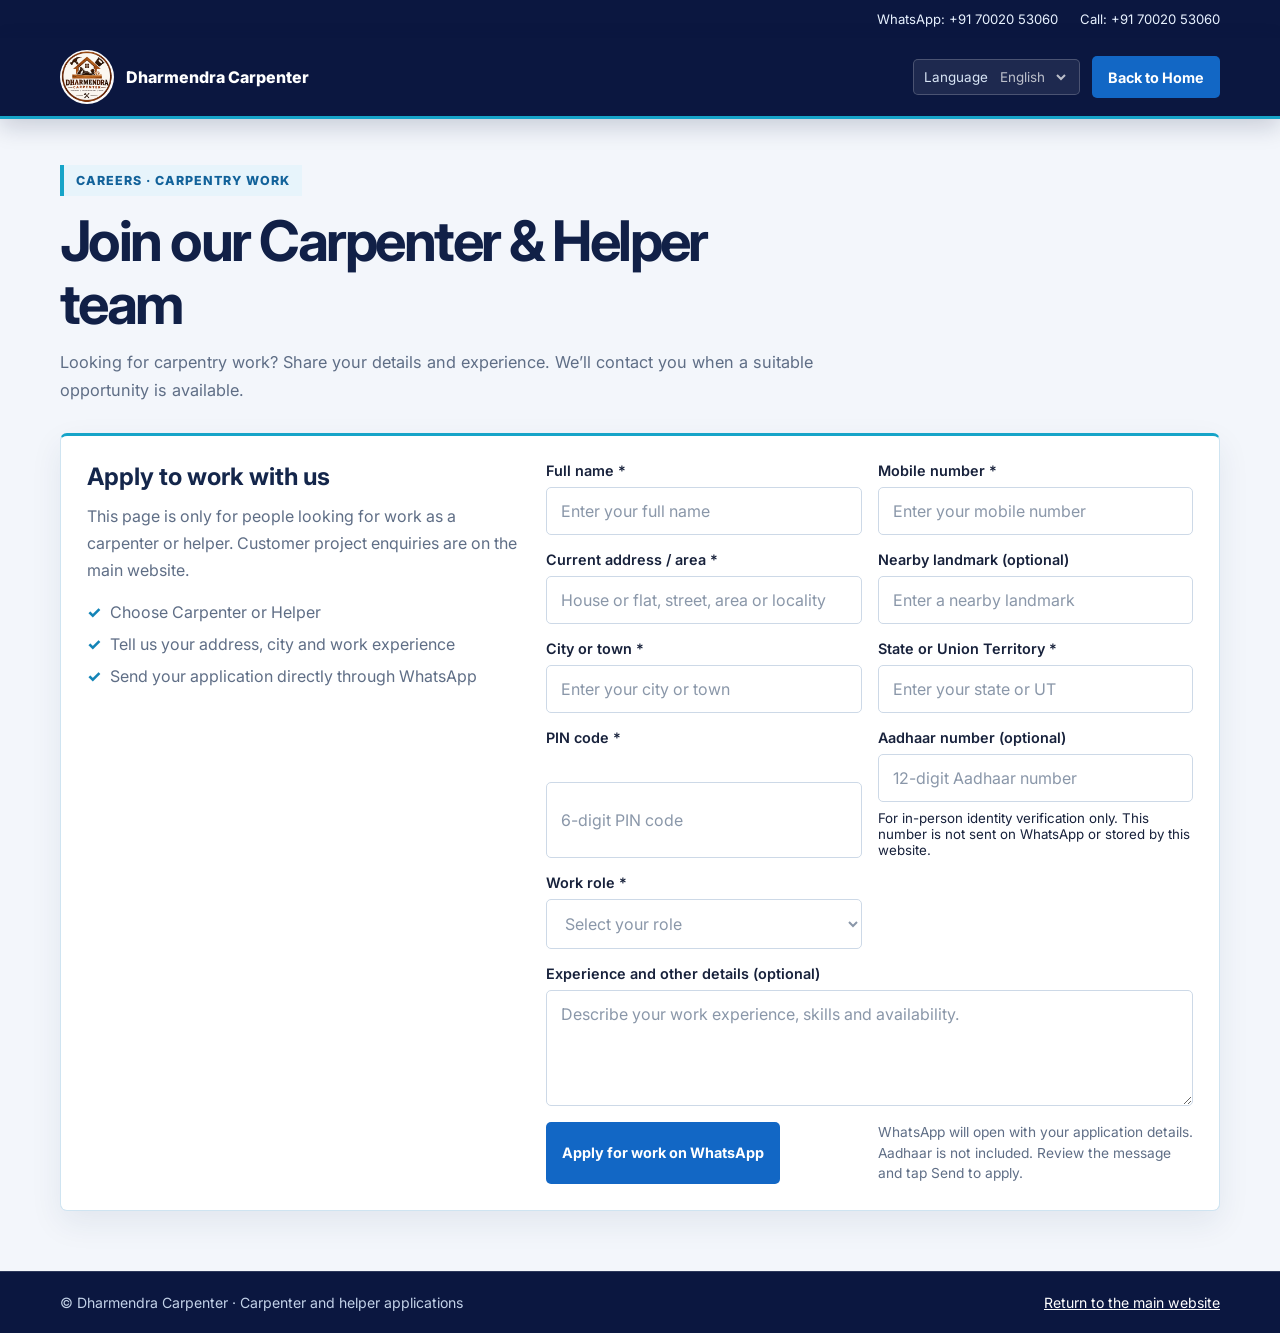
<file: career.html>
<!DOCTYPE html>
<html lang="en">
<head>
  <meta charset="UTF-8" />
  <meta name="viewport" content="width=device-width, initial-scale=1.0" />
  <meta name="theme-color" content="#0b1740" />
  <title>Carpenter & Helper Jobs | Dharmendra Carpenter</title>
  <link rel="preconnect" href="https://fonts.googleapis.com" />
  <link rel="preconnect" href="https://fonts.gstatic.com" crossorigin />
  <link href="https://fonts.googleapis.com/css2?family=Inter:wght@400;500;600;700;800&display=swap" rel="stylesheet" />
  <style>
    :root {
      --navy: #0b1740;
      --blue: #1267c5;
      --cyan: #16a4c8;
      --text: #17213b;
      --muted: #5f6e86;
      --line: #dce4ef;
    }

    * { box-sizing: border-box; }

    html { scroll-behavior: smooth; }

    body {
      min-height: 100vh;
      margin: 0;
      color: var(--text);
      background: #f3f6fb;
      font-family: "Inter", Arial, sans-serif;
    }

    .container {
      width: min(1160px, calc(100% - 32px));
      margin: 0 auto;
    }

    .contact-strip {
      background: var(--navy);
      color: #e8f2ff;
      font-size: 0.82rem;
    }

    .contact-strip-inner {
      display: flex;
      min-height: 38px;
      align-items: center;
      justify-content: flex-end;
      gap: 22px;
    }

    a { color: inherit; }

    .contact-strip a {
      text-decoration: none;
    }

    .topbar {
      position: sticky;
      top: 0;
      z-index: 10;
      background: var(--navy);
      border-bottom: 3px solid var(--cyan);
      box-shadow: 0 8px 22px rgba(9, 24, 60, 0.18);
    }

    .topbar-inner {
      display: flex;
      min-height: 78px;
      align-items: center;
      justify-content: space-between;
      gap: 22px;
    }

    .brand {
      display: flex;
      align-items: center;
      gap: 12px;
      color: #fff;
      font-weight: 800;
      text-decoration: none;
      white-space: nowrap;
    }

    .brand-mark {
      display: grid;
      width: 42px;
      height: 42px;
      place-items: center;
      border-radius: 50%;
      background: #fff;
      color: var(--navy);
    }

    .brand-logo {
      display: block;
      width: 54px;
      height: 54px;
      flex: 0 0 auto;
      border-radius: 50%;
      object-fit: cover;
      background: #fff;
    }

    .header-links {
      display: flex;
      align-items: center;
      justify-content: flex-end;
      gap: 12px;
      flex-wrap: wrap;
    }

    .language-picker {
      display: inline-flex;
      align-items: center;
      gap: 8px;
      padding: 8px 10px;
      border: 1px solid rgba(255,255,255,0.2);
      border-radius: 5px;
      background: rgba(255,255,255,0.08);
      color: #d8e5f6;
      font-size: 0.84rem;
    }

    .language-picker select {
      max-width: 150px;
      border: 0;
      outline: 0;
      background: transparent;
      color: #fff;
      color-scheme: light;
      font: inherit;
    }

    .language-picker option {
      color: var(--text);
      background: #fff;
    }

    .language-status,
    .translation-widget { display: none; }

    .button {
      display: inline-flex;
      min-height: 42px;
      align-items: center;
      justify-content: center;
      padding: 10px 16px;
      border: 0;
      border-radius: 5px;
      background: var(--blue);
      color: #fff;
      cursor: pointer;
      font: inherit;
      font-size: 0.9rem;
      font-weight: 700;
      text-decoration: none;
      transition: background-color 0.2s ease, transform 0.2s ease;
    }

    .button:hover {
      transform: translateY(-1px);
      background: #0c54a7;
    }

    main { padding: 46px 0 60px; }

    .intro {
      max-width: 760px;
      margin-bottom: 28px;
    }

    .eyebrow {
      display: inline-block;
      margin-bottom: 14px;
      padding: 8px 12px;
      border-left: 4px solid var(--cyan);
      background: #e7f4fb;
      color: #12629a;
      font-size: 0.78rem;
      font-weight: 800;
      letter-spacing: 0.08em;
      text-transform: uppercase;
    }

    h1 {
      margin: 0 0 14px;
      color: #112047;
      font-size: clamp(2rem, 5vw, 3.5rem);
      letter-spacing: -0.045em;
      line-height: 1.12;
    }

    .intro p {
      margin: 0;
      color: var(--muted);
      font-size: 1.02rem;
      line-height: 1.7;
    }

    .career-card {
      display: grid;
      grid-template-columns: 0.8fr 1.2fr;
      gap: 28px;
      align-items: start;
      padding: 26px;
      border: 1px solid #cfe4f1;
      border-top: 3px solid var(--cyan);
      border-radius: 7px;
      background: #fff;
      box-shadow: 0 12px 32px rgba(23, 53, 91, 0.08);
    }

    .career-copy h2 {
      margin: 0 0 12px;
      color: #14264b;
      font-size: 1.5rem;
    }

    .career-copy p {
      margin: 0 0 18px;
      color: var(--muted);
      line-height: 1.7;
    }

    .career-copy ul {
      display: grid;
      gap: 12px;
      margin: 0;
      padding: 0;
      color: var(--muted);
      list-style: none;
    }

    .career-copy li::before {
      margin-right: 9px;
      color: #1384b7;
      content: "✓";
      font-weight: 800;
    }

    .worker-form {
      display: grid;
      grid-template-columns: repeat(2, minmax(0, 1fr));
      gap: 16px;
    }

    .form-field {
      display: grid;
      gap: 8px;
    }

    .form-field.full-width { grid-column: 1 / -1; }

    .form-field label {
      font-size: 0.9rem;
      font-weight: 600;
    }

    .form-field input,
    .form-field select,
    .form-field textarea {
      width: 100%;
      padding: 13px 14px;
      border: 1px solid #cdd9e7;
      border-radius: 5px;
      background: #fff;
      color: var(--text);
      font: inherit;
    }

    .form-field input::placeholder,
    .form-field textarea::placeholder { color: #8a97a9; }

    .form-field select:invalid { color: #8a97a9; }

    .form-field textarea {
      min-height: 116px;
      resize: vertical;
    }

    .worker-form .button { justify-self: start; }

    .form-note {
      align-self: center;
      margin: 0;
      color: var(--muted);
      font-size: 0.86rem;
      line-height: 1.5;
    }

    footer {
      padding: 22px 0;
      border-top: 1px solid rgba(255,255,255,0.14);
      background: var(--navy);
      color: #c2d1e7;
      font-size: 0.88rem;
    }

    .footer-inner {
      display: flex;
      align-items: center;
      justify-content: space-between;
      gap: 16px;
    }

    footer a { color: #fff; }

    @media (max-width: 800px) {
      .career-card { grid-template-columns: 1fr; }
    }

    @media (max-width: 600px) {
      .container { width: min(100% - 28px, 1160px); }
      .contact-strip-inner { justify-content: center; gap: 12px; font-size: 0.72rem; }
      .topbar-inner { flex-wrap: wrap; justify-content: center; padding: 12px 0; }
      .header-links { width: 100%; justify-content: center; }
      .language-picker { flex: 1; justify-content: space-between; }
      .language-picker select { max-width: 65%; }
      main { padding: 34px 0 44px; }
      .career-card { padding: 18px; }
      .worker-form { grid-template-columns: 1fr; }
      .form-field.full-width { grid-column: auto; }
      .worker-form .button { width: 100%; }
      .footer-inner { align-items: flex-start; flex-direction: column; }
    }
  </style>
</head>
<body>
  <div class="contact-strip">
    <div class="container contact-strip-inner">
      <a href="https://wa.me/917002053060">WhatsApp: +91 70020 53060</a>
      <a href="tel:+917002053060">Call: +91 70020 53060</a>
    </div>
  </div>

  <header class="topbar">
    <div class="container topbar-inner">
      <a class="brand" href="firstweb.html">
        <img class="brand-logo" src="assets/dharmendra-carpenter-logo.png" alt="Dharmendra Carpenter logo" />
        <span>Dharmendra Carpenter</span>
      </a>
      <div class="header-links">
        <label class="language-picker" for="language-select">
          <span>Language</span>
          <select id="language-select" aria-label="Choose page language">
            <option value="en">English</option>
            <option value="as">অসমীয়া</option>
            <option value="bn">বাংলা</option>
            <option value="brx">बड़ो</option>
            <option value="doi">डोगरी</option>
            <option value="gu">ગુજરાતી</option>
            <option value="hi">हिन्दी</option>
            <option value="kn">ಕನ್ನಡ</option>
            <option value="ks">کٲشُر</option>
            <option value="kok">कोंकणी</option>
            <option value="mai">मैथिली</option>
            <option value="ml">മലയാളം</option>
            <option value="mni-Mtei">ꯃꯤꯇꯩꯂꯣꯟ</option>
            <option value="mr">मराठी</option>
            <option value="ne">नेपाली</option>
            <option value="or">ଓଡ଼ିଆ</option>
            <option value="pa">ਪੰਜਾਬੀ</option>
            <option value="sa">संस्कृतम्</option>
            <option value="sat">ᱥᱟᱱᱛᱟᱲᱤ</option>
            <option value="sd">سنڌي</option>
            <option value="ta">தமிழ்</option>
            <option value="te">తెలుగు</option>
            <option value="ur">اردو</option>
          </select>
        </label>
        <span id="language-status" class="language-status" role="status" aria-live="polite"></span>
        <a class="button" href="firstweb.html">Back to Home</a>
      </div>
    </div>
  </header>

  <main class="container">
    <div class="intro">
      <span class="eyebrow">Careers · Carpentry Work</span>
      <h1>Join our Carpenter &amp; Helper team</h1>
      <p>Looking for carpentry work? Share your details and experience. We’ll contact you when a suitable opportunity is available.</p>
    </div>

    <section class="career-card" aria-labelledby="application-heading">
      <div class="career-copy">
        <h2 id="application-heading">Apply to work with us</h2>
        <p>This page is only for people looking for work as a carpenter or helper. Customer project enquiries are on the main website.</p>
        <ul>
          <li>Choose Carpenter or Helper</li>
          <li>Tell us your address, city and work experience</li>
          <li>Send your application directly through WhatsApp</li>
        </ul>
      </div>

      <form class="worker-form" id="worker-form">
        <div class="form-field">
          <label for="worker-name">Full name *</label>
          <input id="worker-name" name="name" type="text" autocomplete="name" placeholder="Enter your full name" required />
        </div>
        <div class="form-field">
          <label for="worker-phone">Mobile number *</label>
          <input id="worker-phone" name="phone" type="tel" inputmode="tel" autocomplete="tel" pattern="\+?[0-9]{10,13}" placeholder="Enter your mobile number" required />
        </div>
        <div class="form-field">
          <label for="worker-address">Current address / area *</label>
          <input id="worker-address" name="address" type="text" autocomplete="street-address" placeholder="House or flat, street, area or locality" required />
        </div>
        <div class="form-field">
          <label for="worker-landmark">Nearby landmark (optional)</label>
          <input id="worker-landmark" name="landmark" type="text" placeholder="Enter a nearby landmark" />
        </div>
        <div class="form-field">
          <label for="worker-city">City or town *</label>
          <input id="worker-city" name="city" type="text" autocomplete="address-level2" placeholder="Enter your city or town" required />
        </div>
        <div class="form-field">
          <label for="worker-state">State or Union Territory *</label>
          <input id="worker-state" name="state" type="text" autocomplete="address-level1" placeholder="Enter your state or UT" required />
        </div>
        <div class="form-field">
          <label for="worker-pincode">PIN code *</label>
          <input id="worker-pincode" name="pincode" type="text" inputmode="numeric" autocomplete="postal-code" pattern="[1-9][0-9]{5}" maxlength="6" placeholder="6-digit PIN code" required />
        </div>
        <div class="form-field">
          <label for="worker-aadhaar">Aadhaar number (optional)</label>
          <input id="worker-aadhaar" name="aadhaar" type="password" inputmode="numeric" autocomplete="off" pattern="[0-9]{12}" minlength="12" maxlength="12" placeholder="12-digit Aadhaar number" />
          <small>For in-person identity verification only. This number is not sent on WhatsApp or stored by this website.</small>
        </div>
        <div class="form-field">
          <label for="worker-role">Work role *</label>
          <select id="worker-role" name="role" required>
            <option value="" disabled selected>Select your role</option>
            <option>Carpenter</option>
            <option>Helper</option>
          </select>
        </div>
        <div class="form-field full-width">
          <label for="worker-experience">Experience and other details (optional)</label>
          <textarea id="worker-experience" name="experience" placeholder="Describe your work experience, skills and availability."></textarea>
        </div>
        <button class="button" type="submit">Apply for work on WhatsApp</button>
        <p class="form-note">WhatsApp will open with your application details. Aadhaar is not included. Review the message and tap Send to apply.</p>
      </form>
    </section>
  </main>

  <footer>
    <div class="container footer-inner">
      <span>© Dharmendra Carpenter · Carpenter and helper applications</span>
      <a href="firstweb.html">Return to the main website</a>
    </div>
  </footer>

  <div id="google_translate_element" class="translation-widget" aria-hidden="true"></div>
  <script>
    const languagePicker = document.getElementById("language-select");
    const languageStatus = document.getElementById("language-status");
    const indianLanguages = Array.from(languagePicker.options)
      .map((option) => option.value)
      .filter((language) => language !== "en");

    function connectLanguagePicker() {
      const googlePicker = document.querySelector("#google_translate_element select.goog-te-combo");
      if (!googlePicker || googlePicker.options.length <= 1) {
        languageStatus.textContent = "Language translation could not be loaded. Please refresh and try again.";
        languagePicker.disabled = true;
        return;
      }

      let unavailableCount = 0;
      Array.from(languagePicker.options).forEach((option) => {
        if (option.value !== "en" && !Array.from(googlePicker.options).some((supported) => supported.value === option.value)) {
          option.disabled = true;
          option.textContent += " (not available)";
          unavailableCount += 1;
        }
      });

      languageStatus.textContent = unavailableCount
        ? `${unavailableCount} selected languages are not currently supported by Google Translate.`
        : "";
      languagePicker.addEventListener("change", () => {
        const language = languagePicker.value;
        if (language === "en") {
          window.location.reload();
          return;
        }

        document.documentElement.lang = language;
        document.documentElement.dir = ["ks", "sd", "ur"].includes(language) ? "rtl" : "ltr";
        googlePicker.value = language;
        googlePicker.dispatchEvent(new Event("change"));
      });
    }

    window.googleTranslateElementInit = function () {
      new google.translate.TranslateElement({
        pageLanguage: "en",
        includedLanguages: indianLanguages.join(","),
        autoDisplay: false
      }, "google_translate_element");

      let attempts = 0;
      const pickerCheck = window.setInterval(() => {
        attempts += 1;
        const googlePicker = document.querySelector("#google_translate_element select.goog-te-combo");
        if (googlePicker && googlePicker.options.length > 1) {
          window.clearInterval(pickerCheck);
          connectLanguagePicker();
        } else if (attempts >= 50) {
          window.clearInterval(pickerCheck);
          connectLanguagePicker();
        }
      }, 100);
    };

    const translateScript = document.createElement("script");
    translateScript.src = "https://translate.google.com/translate_a/element.js?cb=googleTranslateElementInit";
    translateScript.onerror = () => {
      languageStatus.textContent = "Language translation could not be loaded. Please refresh and try again.";
      languagePicker.disabled = true;
    };
    document.head.appendChild(translateScript);

    document.getElementById("worker-form").addEventListener("submit", function (event) {
      event.preventDefault();
      const form = event.currentTarget;
      const formData = new FormData(form);
      const fieldLabel = (id) => form.querySelector(`label[for="${id}"]`).innerText.replace(/\s*\*$/, "").trim();
      const message = [
        "Job application - Carpenter / Helper",
        `${fieldLabel("worker-name")}: ${formData.get("name")}`,
        `${fieldLabel("worker-phone")}: ${formData.get("phone")}`,
        `Current address / area: ${formData.get("address")}`,
        formData.get("landmark") ? `Nearby landmark: ${formData.get("landmark")}` : "",
        `${fieldLabel("worker-city")}: ${formData.get("city")}`,
        `${fieldLabel("worker-state")}: ${formData.get("state")}`,
        `${fieldLabel("worker-pincode")}: ${formData.get("pincode")}`,
        `${fieldLabel("worker-role")}: ${form.querySelector('[name="role"]').selectedOptions[0].innerText.trim()}`,
        formData.get("experience") ? `${fieldLabel("worker-experience")}: ${formData.get("experience")}` : ""
      ].join("\n");
      const whatsappUrl = `https://wa.me/917002053060?text=${encodeURIComponent(message)}`;
      window.open(whatsappUrl, "_blank", "noopener,noreferrer");
    });
  </script>
</body>
</html>
</file>
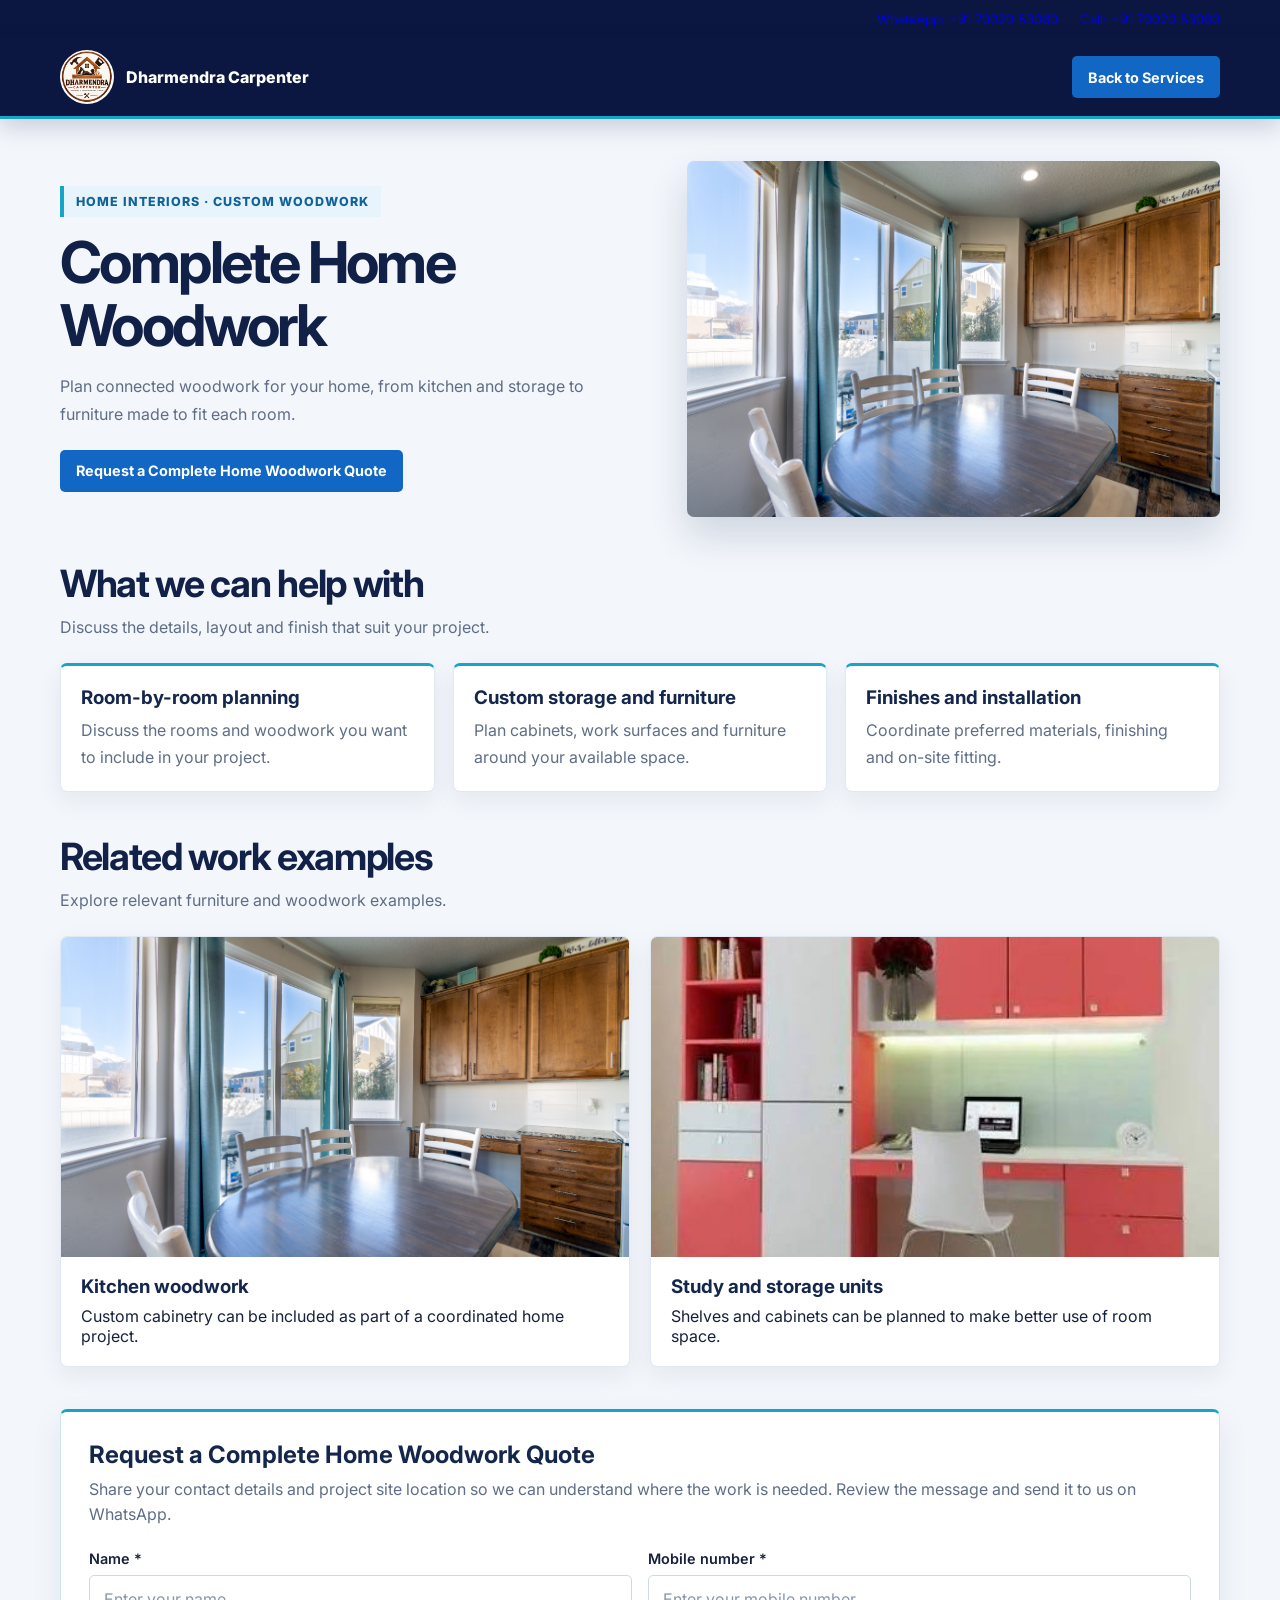
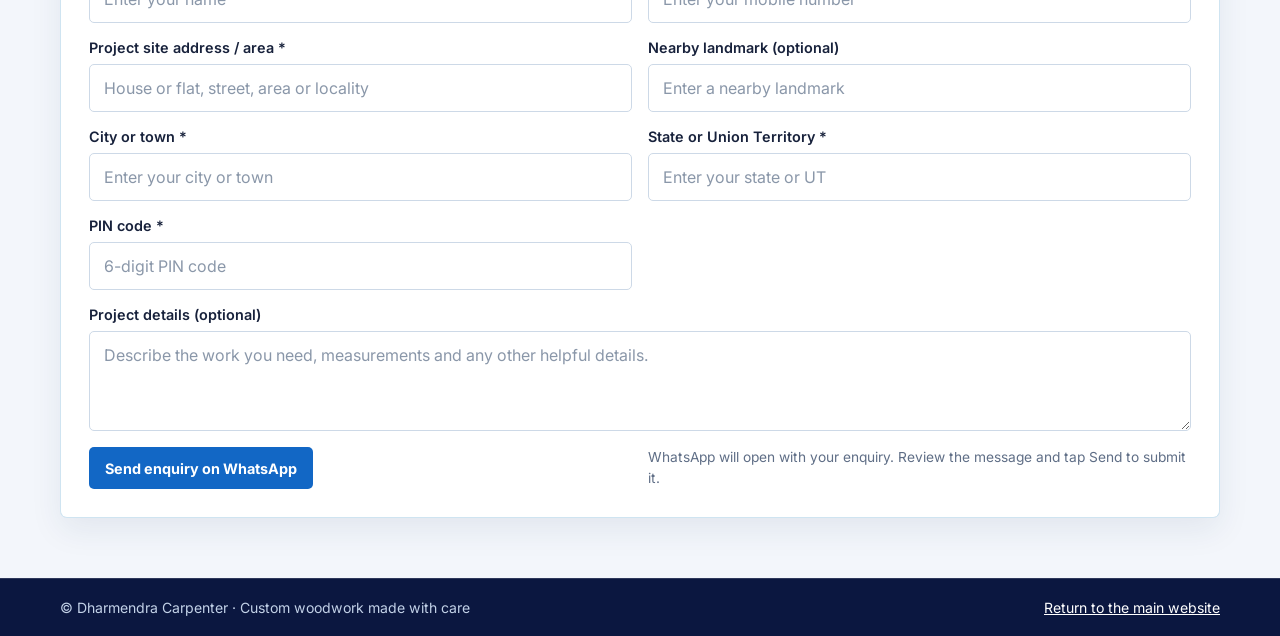
<file: complete-home-woodwork.html>
<!DOCTYPE html>
<html lang="en">
<head>
  <meta charset="UTF-8" />
  <meta name="viewport" content="width=device-width, initial-scale=1.0" />
  <meta name="theme-color" content="#0b1740" />
  <title>Complete Home Woodwork | Dharmendra Carpenter</title>
  <link rel="preconnect" href="https://fonts.googleapis.com" />
  <link rel="preconnect" href="https://fonts.gstatic.com" crossorigin />
  <link href="https://fonts.googleapis.com/css2?family=Inter:wght@400;500;600;700;800&display=swap" rel="stylesheet" />
  <link href="assets/service-detail.css" rel="stylesheet" />
</head>
<body data-service="home">
  <div class="contact-strip"><div class="container contact-strip-inner"><a href="https://wa.me/917002053060">WhatsApp: +91 70020 53060</a><a href="tel:+917002053060">Call: +91 70020 53060</a></div></div>
  <header class="topbar"><div class="container topbar-inner"><a class="brand" href="firstweb.html"><img class="brand-logo" src="assets/dharmendra-carpenter-logo.png" alt="Dharmendra Carpenter logo" /><span>Dharmendra Carpenter</span></a><a class="button" href="firstweb.html#services">Back to Services</a></div></header>
  <main class="container">
    <section class="service-intro"><div class="intro-copy"><span class="eyebrow" id="service-label">Home Interiors · Custom Woodwork</span><h1 id="service-title">Complete Home Woodwork</h1><p id="service-description">Plan connected woodwork for your home, from kitchen and storage to furniture made to fit each room.</p><a class="button" id="service-quote-link" href="#service-enquiry">Request a Quote</a></div><div class="service-illustration" id="service-visual" aria-hidden="true">🏠</div></section>
    <section><div class="section-heading"><h2>What we can help with</h2><p>Discuss the details, layout and finish that suit your project.</p></div><div class="service-grid" id="service-offerings"></div></section>
    <section class="project-section" id="project-section" hidden><div class="section-heading"><h2>Related work examples</h2><p>Explore relevant furniture and woodwork examples.</p></div><div class="project-grid" id="service-projects"></div></section>
    <section class="contact-section" id="service-enquiry"><h2 id="service-enquiry-heading">Request a Quote</h2><p>Share your contact details and project site location so we can understand where the work is needed. Review the message and send it to us on WhatsApp.</p>
      <form class="enquiry-form" id="service-enquiry-form"><input id="service-name" name="service" type="hidden" value="Complete Home Woodwork" />
        <div class="form-field"><label for="customer-name">Name *</label><input id="customer-name" name="name" type="text" autocomplete="name" placeholder="Enter your name" required /></div>
        <div class="form-field"><label for="customer-phone">Mobile number *</label><input id="customer-phone" name="phone" type="tel" inputmode="tel" autocomplete="tel" pattern="\+?[0-9]{10,13}" placeholder="Enter your mobile number" required /></div>
        <div class="form-field"><label for="customer-address">Project site address / area *</label><input id="customer-address" name="address" type="text" autocomplete="street-address" placeholder="House or flat, street, area or locality" required /></div>
        <div class="form-field"><label for="customer-landmark">Nearby landmark (optional)</label><input id="customer-landmark" name="landmark" type="text" placeholder="Enter a nearby landmark" /></div>
        <div class="form-field"><label for="customer-city">City or town *</label><input id="customer-city" name="city" type="text" autocomplete="address-level2" placeholder="Enter your city or town" required /></div>
        <div class="form-field"><label for="customer-state">State or Union Territory *</label><input id="customer-state" name="state" type="text" autocomplete="address-level1" placeholder="Enter your state or UT" required /></div>
        <div class="form-field"><label for="customer-pincode">PIN code *</label><input id="customer-pincode" name="pincode" type="text" inputmode="numeric" autocomplete="postal-code" pattern="[1-9][0-9]{5}" maxlength="6" placeholder="6-digit PIN code" required /></div>
        <div class="form-field full-width"><label for="project-details">Project details (optional)</label><textarea id="project-details" name="details" placeholder="Describe the work you need, measurements and any other helpful details."></textarea></div>
        <button class="button" type="submit">Send enquiry on WhatsApp</button><p class="form-note">WhatsApp will open with your enquiry. Review the message and tap Send to submit it.</p>
      </form>
    </section>
  </main>
  <footer><div class="container footer-inner"><span>© Dharmendra Carpenter · Custom woodwork made with care</span><a href="firstweb.html">Return to the main website</a></div></footer>
  <script src="assets/service-detail.js"></script>
</body>
</html>
</file>
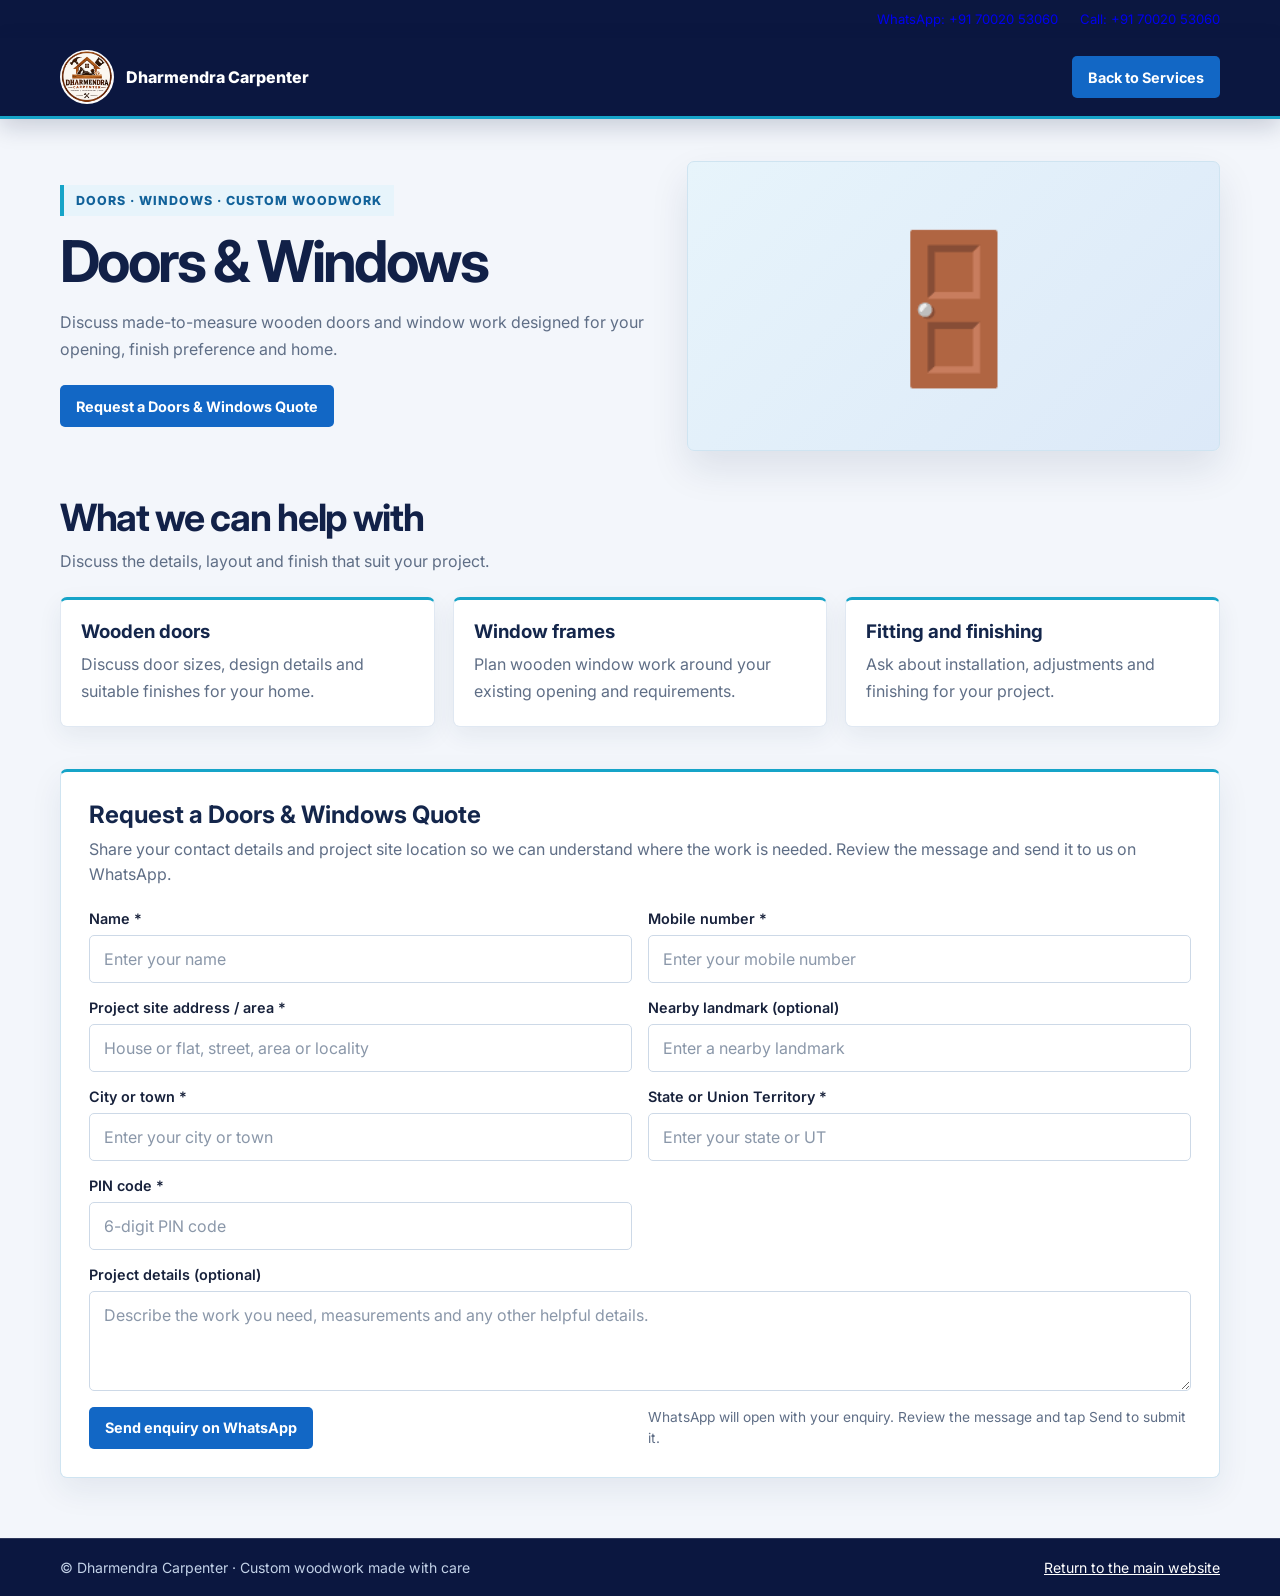
<file: doors-windows.html>
<!DOCTYPE html>
<html lang="en">
<head>
  <meta charset="UTF-8" />
  <meta name="viewport" content="width=device-width, initial-scale=1.0" />
  <meta name="theme-color" content="#0b1740" />
  <title>Doors & Windows | Dharmendra Carpenter</title>
  <link rel="preconnect" href="https://fonts.googleapis.com" />
  <link rel="preconnect" href="https://fonts.gstatic.com" crossorigin />
  <link href="https://fonts.googleapis.com/css2?family=Inter:wght@400;500;600;700;800&display=swap" rel="stylesheet" />
  <link href="assets/service-detail.css" rel="stylesheet" />
</head>
<body data-service="doors">
  <div class="contact-strip"><div class="container contact-strip-inner"><a href="https://wa.me/917002053060">WhatsApp: +91 70020 53060</a><a href="tel:+917002053060">Call: +91 70020 53060</a></div></div>
  <header class="topbar"><div class="container topbar-inner"><a class="brand" href="firstweb.html"><img class="brand-logo" src="assets/dharmendra-carpenter-logo.png" alt="Dharmendra Carpenter logo" /><span>Dharmendra Carpenter</span></a><a class="button" href="firstweb.html#services">Back to Services</a></div></header>
  <main class="container">
    <section class="service-intro"><div class="intro-copy"><span class="eyebrow" id="service-label">Doors · Windows · Custom Woodwork</span><h1 id="service-title">Doors &amp; Windows</h1><p id="service-description">Discuss made-to-measure wooden doors and window work designed for your openings and home.</p><a class="button" id="service-quote-link" href="#service-enquiry">Request a Quote</a></div><div class="service-illustration" id="service-visual" aria-hidden="true">🚪</div></section>
    <section><div class="section-heading"><h2>What we can help with</h2><p>Discuss the details, layout and finish that suit your project.</p></div><div class="service-grid" id="service-offerings"></div></section>
    <section class="project-section" id="project-section" hidden><div class="section-heading"><h2>Related work examples</h2><p>Explore relevant furniture and woodwork examples.</p></div><div class="project-grid" id="service-projects"></div></section>
    <section class="contact-section" id="service-enquiry"><h2 id="service-enquiry-heading">Request a Quote</h2><p>Share your contact details and project site location so we can understand where the work is needed. Review the message and send it to us on WhatsApp.</p>
      <form class="enquiry-form" id="service-enquiry-form"><input id="service-name" name="service" type="hidden" value="Doors & Windows" />
        <div class="form-field"><label for="customer-name">Name *</label><input id="customer-name" name="name" type="text" autocomplete="name" placeholder="Enter your name" required /></div>
        <div class="form-field"><label for="customer-phone">Mobile number *</label><input id="customer-phone" name="phone" type="tel" inputmode="tel" autocomplete="tel" pattern="\+?[0-9]{10,13}" placeholder="Enter your mobile number" required /></div>
        <div class="form-field"><label for="customer-address">Project site address / area *</label><input id="customer-address" name="address" type="text" autocomplete="street-address" placeholder="House or flat, street, area or locality" required /></div>
        <div class="form-field"><label for="customer-landmark">Nearby landmark (optional)</label><input id="customer-landmark" name="landmark" type="text" placeholder="Enter a nearby landmark" /></div>
        <div class="form-field"><label for="customer-city">City or town *</label><input id="customer-city" name="city" type="text" autocomplete="address-level2" placeholder="Enter your city or town" required /></div>
        <div class="form-field"><label for="customer-state">State or Union Territory *</label><input id="customer-state" name="state" type="text" autocomplete="address-level1" placeholder="Enter your state or UT" required /></div>
        <div class="form-field"><label for="customer-pincode">PIN code *</label><input id="customer-pincode" name="pincode" type="text" inputmode="numeric" autocomplete="postal-code" pattern="[1-9][0-9]{5}" maxlength="6" placeholder="6-digit PIN code" required /></div>
        <div class="form-field full-width"><label for="project-details">Project details (optional)</label><textarea id="project-details" name="details" placeholder="Describe the work you need, measurements and any other helpful details."></textarea></div>
        <button class="button" type="submit">Send enquiry on WhatsApp</button><p class="form-note">WhatsApp will open with your enquiry. Review the message and tap Send to submit it.</p>
      </form>
    </section>
  </main>
  <footer><div class="container footer-inner"><span>© Dharmendra Carpenter · Custom woodwork made with care</span><a href="firstweb.html">Return to the main website</a></div></footer>
  <script src="assets/service-detail.js"></script>
</body>
</html>
</file>
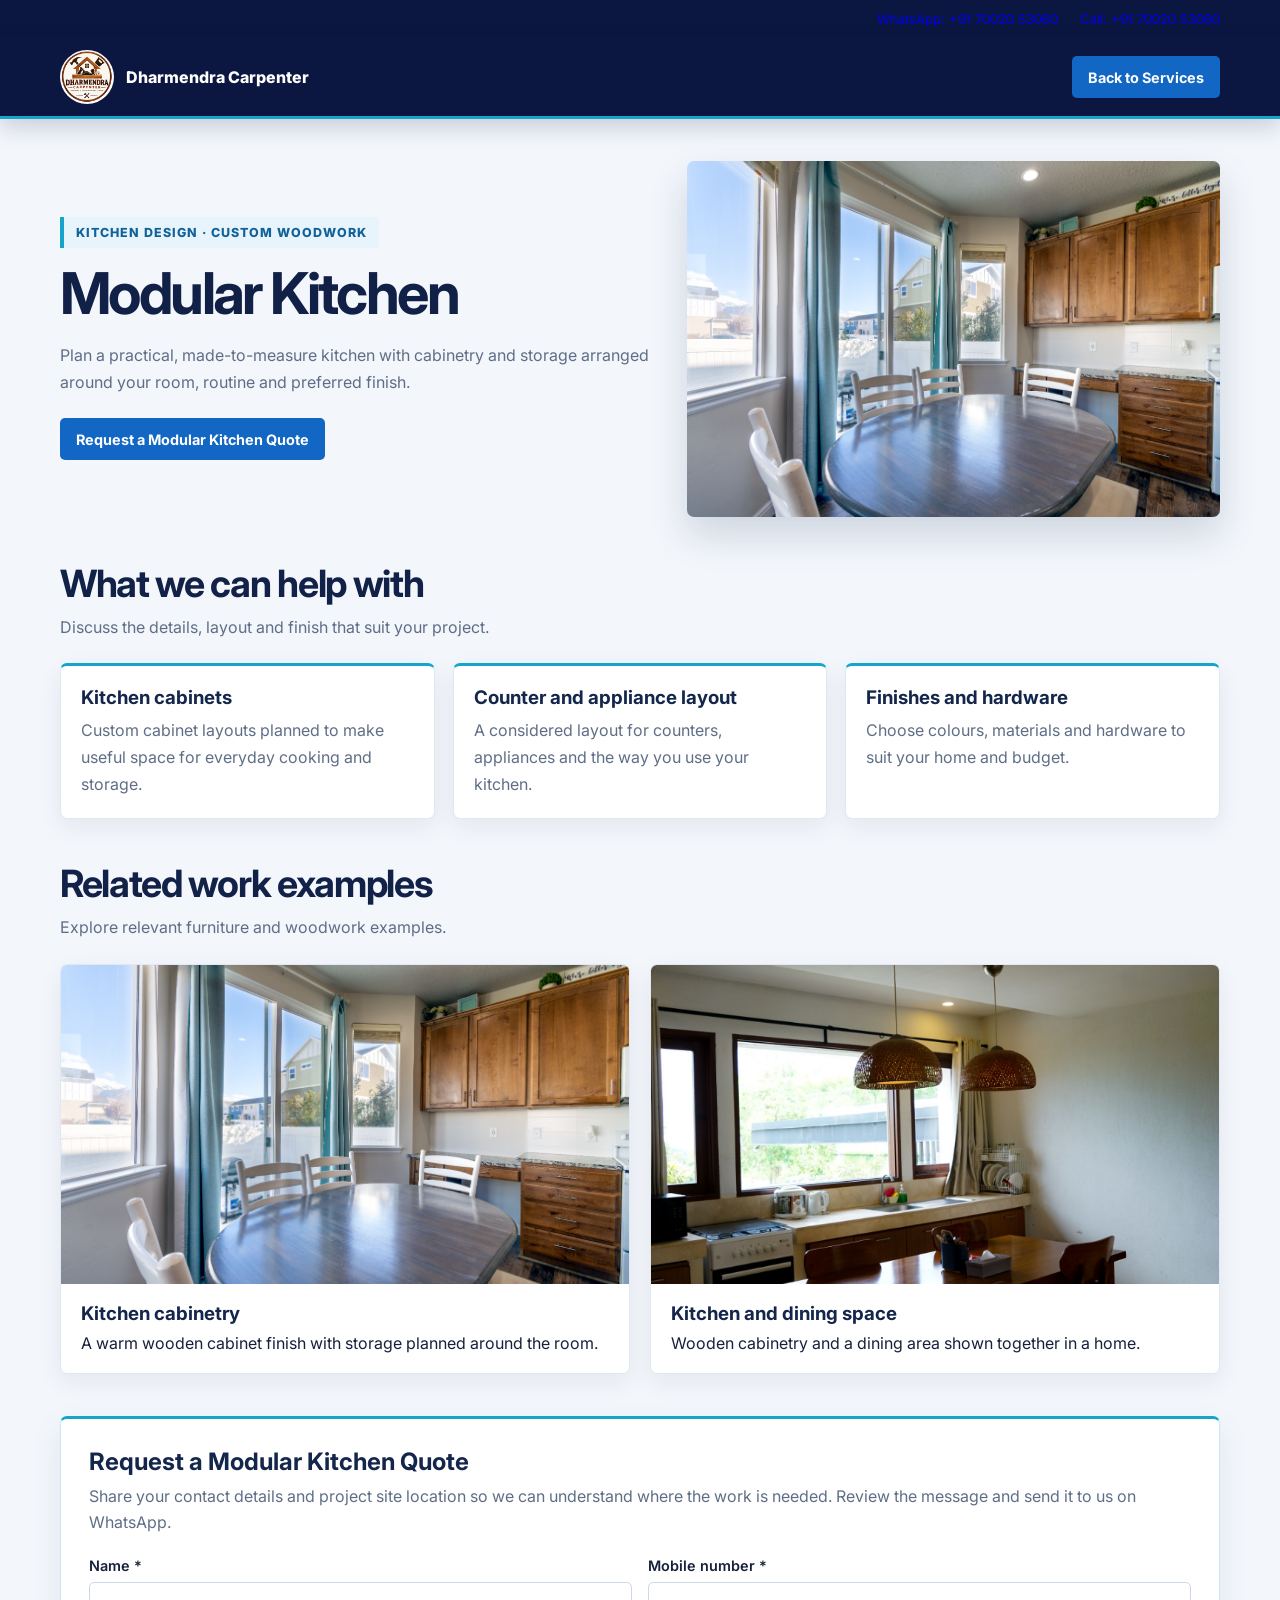
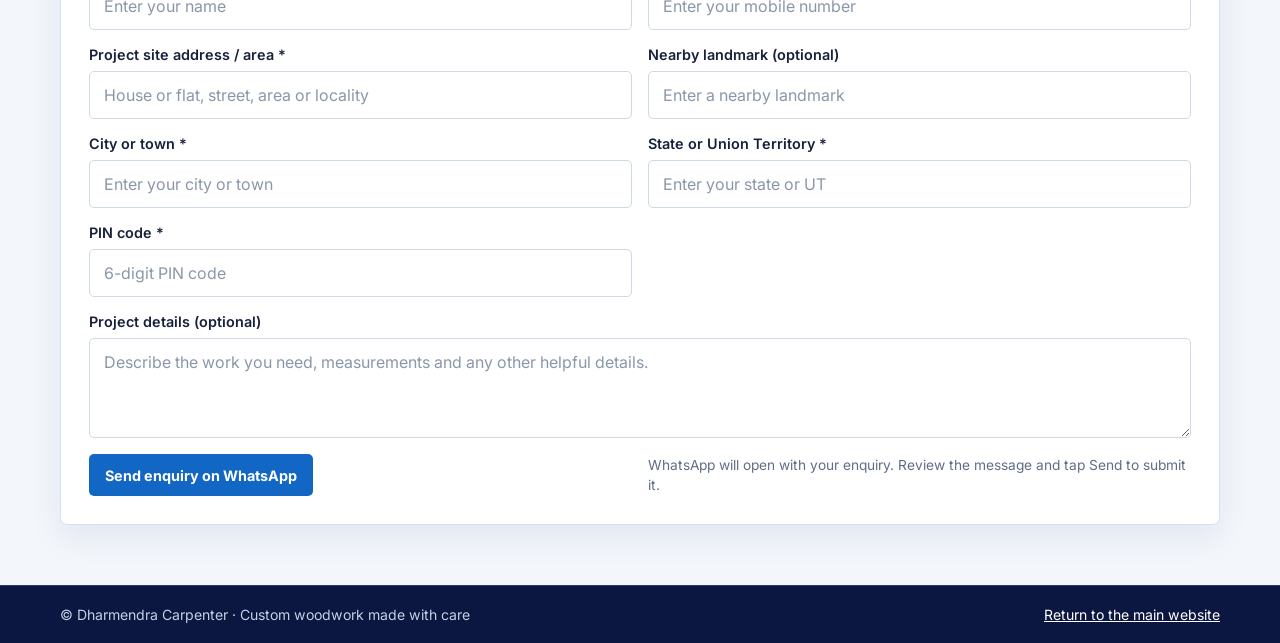
<file: modular-kitchen.html>
<!DOCTYPE html>
<html lang="en">
<head>
  <meta charset="UTF-8" />
  <meta name="viewport" content="width=device-width, initial-scale=1.0" />
  <meta name="theme-color" content="#0b1740" />
  <title>Modular Kitchen | Dharmendra Carpenter</title>
  <link rel="preconnect" href="https://fonts.googleapis.com" />
  <link rel="preconnect" href="https://fonts.gstatic.com" crossorigin />
  <link href="https://fonts.googleapis.com/css2?family=Inter:wght@400;500;600;700;800&display=swap" rel="stylesheet" />
  <link href="assets/service-detail.css" rel="stylesheet" />
</head>
<body data-service="kitchen">
  <div class="contact-strip">
    <div class="container contact-strip-inner">
      <a href="https://wa.me/917002053060">WhatsApp: +91 70020 53060</a>
      <a href="tel:+917002053060">Call: +91 70020 53060</a>
    </div>
  </div>
  <header class="topbar">
    <div class="container topbar-inner">
      <a class="brand" href="firstweb.html"><img class="brand-logo" src="assets/dharmendra-carpenter-logo.png" alt="Dharmendra Carpenter logo" /><span>Dharmendra Carpenter</span></a>
      <a class="button" href="firstweb.html#services">Back to Services</a>
    </div>
  </header>
  <main class="container">
    <section class="service-intro">
      <div class="intro-copy">
        <span class="eyebrow" id="service-label">Kitchen Design · Custom Woodwork</span>
        <h1 id="service-title">Modular Kitchen</h1>
        <p id="service-description">Plan a practical, made-to-measure kitchen with cabinetry and storage for your home.</p>
        <a class="button" id="service-quote-link" href="#service-enquiry">Request a Quote</a>
      </div>
      <div class="service-illustration" id="service-visual" aria-hidden="true">🍽️</div>
    </section>
    <section>
      <div class="section-heading">
        <h2>What we can help with</h2>
        <p>Discuss the details, layout and finish that suit your project.</p>
      </div>
      <div class="service-grid" id="service-offerings"></div>
    </section>
    <section class="project-section" id="project-section" hidden>
      <div class="section-heading">
        <h2>Related work examples</h2>
        <p>Explore relevant furniture and woodwork examples.</p>
      </div>
      <div class="project-grid" id="service-projects"></div>
    </section>
    <section class="contact-section" id="service-enquiry">
      <h2 id="service-enquiry-heading">Request a Quote</h2>
      <p>Share your contact details and project site location so we can understand where the work is needed. Review the message and send it to us on WhatsApp.</p>
      <form class="enquiry-form" id="service-enquiry-form">
        <input id="service-name" name="service" type="hidden" value="Modular Kitchen" />
        <div class="form-field">
          <label for="customer-name">Name *</label>
          <input id="customer-name" name="name" type="text" autocomplete="name" placeholder="Enter your name" required />
        </div>
        <div class="form-field">
          <label for="customer-phone">Mobile number *</label>
          <input id="customer-phone" name="phone" type="tel" inputmode="tel" autocomplete="tel" pattern="\+?[0-9]{10,13}" placeholder="Enter your mobile number" required />
        </div>
        <div class="form-field">
          <label for="customer-address">Project site address / area *</label>
          <input id="customer-address" name="address" type="text" autocomplete="street-address" placeholder="House or flat, street, area or locality" required />
        </div>
        <div class="form-field">
          <label for="customer-landmark">Nearby landmark (optional)</label>
          <input id="customer-landmark" name="landmark" type="text" placeholder="Enter a nearby landmark" />
        </div>
        <div class="form-field">
          <label for="customer-city">City or town *</label>
          <input id="customer-city" name="city" type="text" autocomplete="address-level2" placeholder="Enter your city or town" required />
        </div>
        <div class="form-field">
          <label for="customer-state">State or Union Territory *</label>
          <input id="customer-state" name="state" type="text" autocomplete="address-level1" placeholder="Enter your state or UT" required />
        </div>
        <div class="form-field">
          <label for="customer-pincode">PIN code *</label>
          <input id="customer-pincode" name="pincode" type="text" inputmode="numeric" autocomplete="postal-code" pattern="[1-9][0-9]{5}" maxlength="6" placeholder="6-digit PIN code" required />
        </div>
        <div class="form-field full-width">
          <label for="project-details">Project details (optional)</label>
          <textarea id="project-details" name="details" placeholder="Describe the work you need, measurements and any other helpful details."></textarea>
        </div>
        <button class="button" type="submit">Send enquiry on WhatsApp</button>
        <p class="form-note">WhatsApp will open with your enquiry. Review the message and tap Send to submit it.</p>
      </form>
    </section>
  </main>
  <footer><div class="container footer-inner"><span>© Dharmendra Carpenter · Custom woodwork made with care</span><a href="firstweb.html">Return to the main website</a></div></footer>
  <script src="assets/service-detail.js"></script>
</body>
</html>
</file>
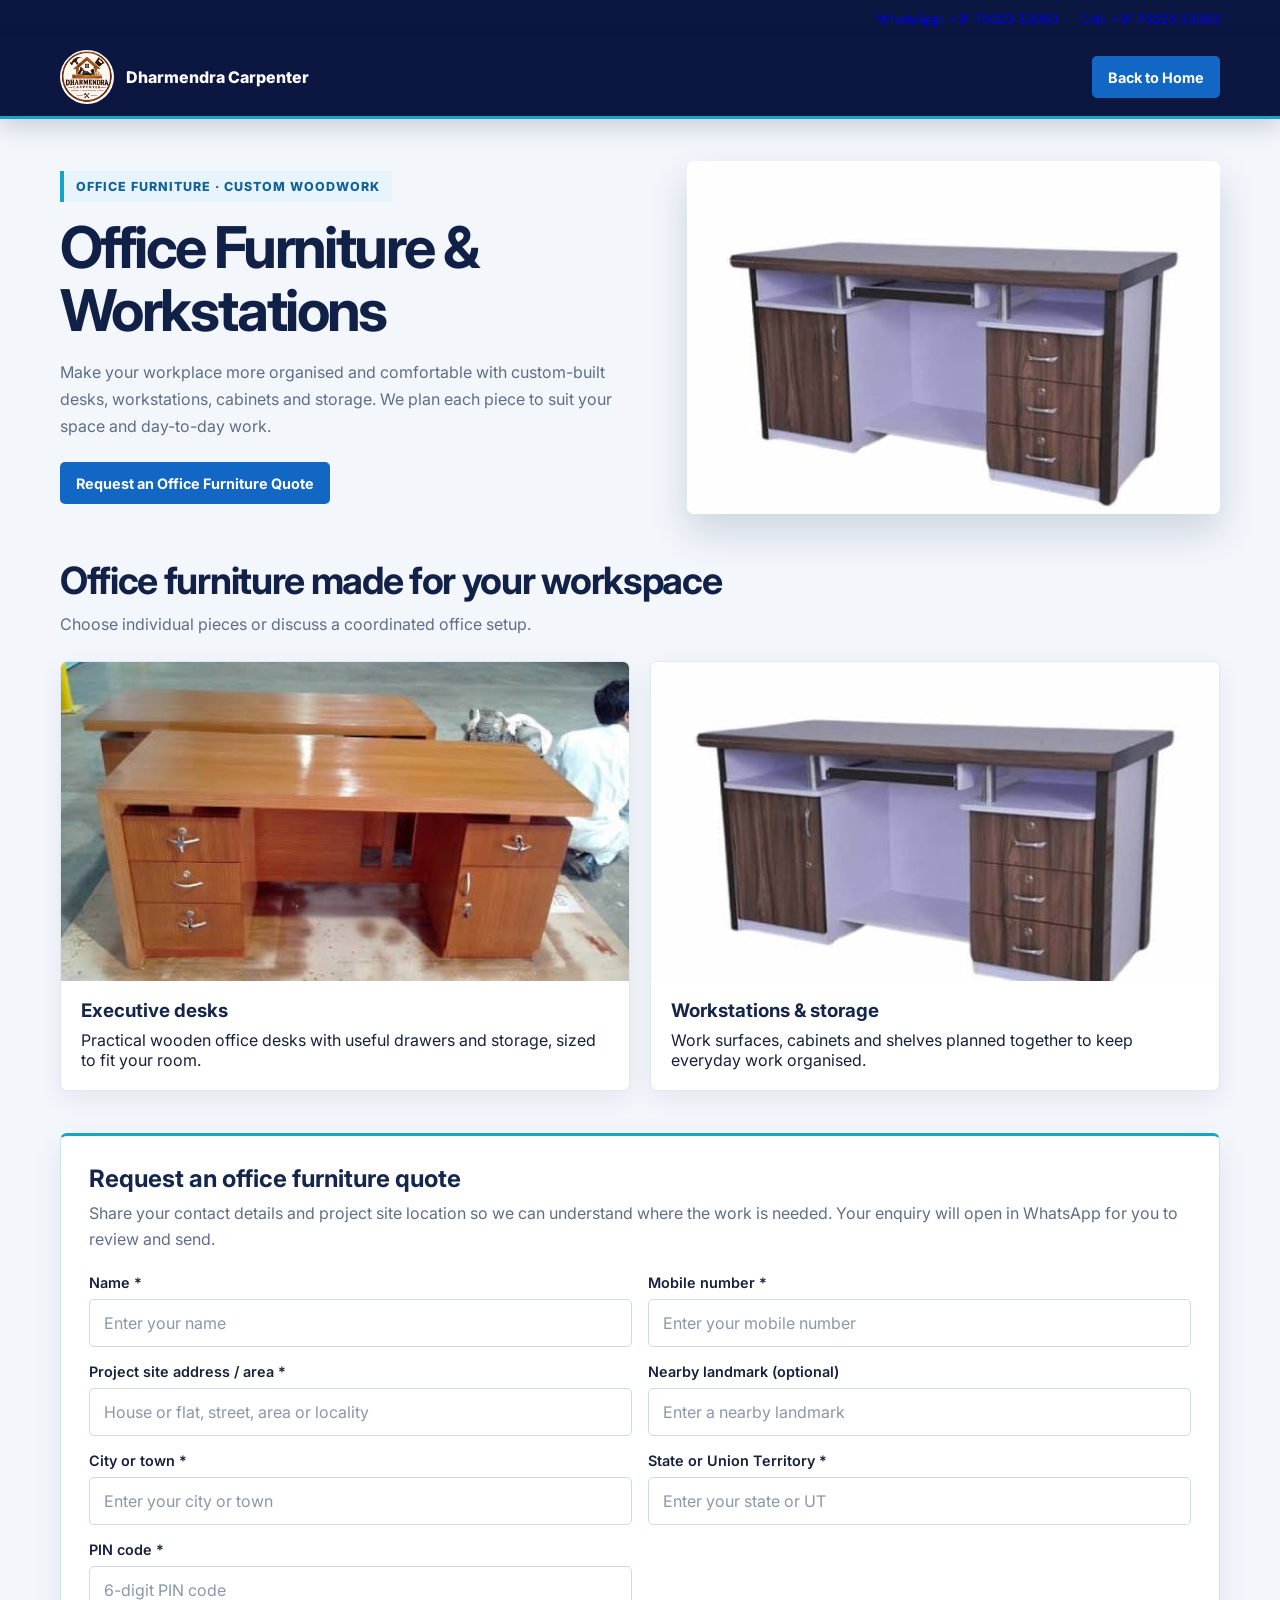
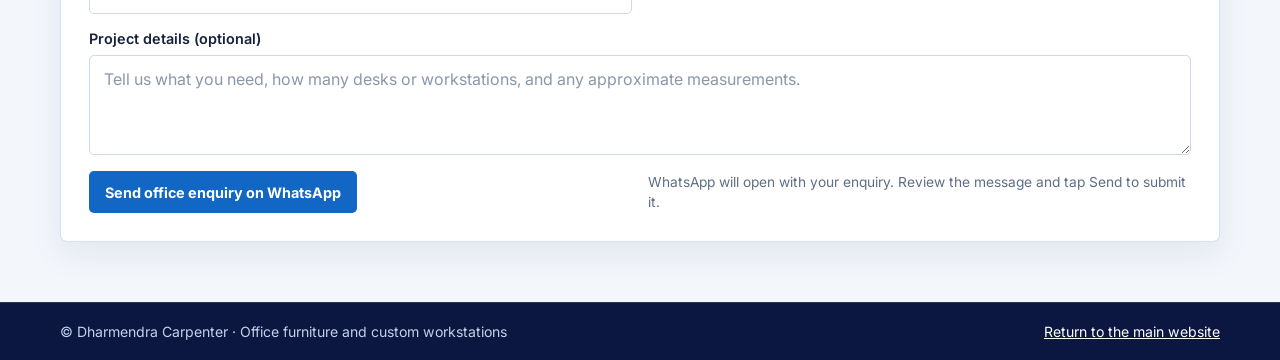
<file: office-furniture.html>
<!DOCTYPE html>
<html lang="en">
<head>
  <meta charset="UTF-8" />
  <meta name="viewport" content="width=device-width, initial-scale=1.0" />
  <meta name="theme-color" content="#0b1740" />
  <title>Office Furniture & Workstations | Dharmendra Carpenter</title>
  <link rel="preconnect" href="https://fonts.googleapis.com" />
  <link rel="preconnect" href="https://fonts.gstatic.com" crossorigin />
  <link href="https://fonts.googleapis.com/css2?family=Inter:wght@400;500;600;700;800&display=swap" rel="stylesheet" />
  <style>
    :root {
      --navy: #0b1740;
      --blue: #1267c5;
      --cyan: #16a4c8;
      --text: #17213b;
      --muted: #5f6e86;
      --line: #dce4ef;
    }

    * { box-sizing: border-box; }
    html { scroll-behavior: smooth; }

    body {
      min-height: 100vh;
      margin: 0;
      color: var(--text);
      background: #f3f6fb;
      font-family: "Inter", Arial, sans-serif;
    }

    .container {
      width: min(1160px, calc(100% - 32px));
      margin: 0 auto;
    }

    .contact-strip {
      background: var(--navy);
      color: #e8f2ff;
      font-size: 0.82rem;
    }

    .contact-strip-inner {
      display: flex;
      min-height: 38px;
      align-items: center;
      justify-content: flex-end;
      gap: 22px;
    }

    .contact-strip a { text-decoration: none; }

    .topbar {
      position: sticky;
      top: 0;
      z-index: 10;
      background: var(--navy);
      border-bottom: 3px solid var(--cyan);
      box-shadow: 0 8px 22px rgba(9, 24, 60, 0.18);
    }

    .topbar-inner {
      display: flex;
      min-height: 78px;
      align-items: center;
      justify-content: space-between;
      gap: 20px;
    }

    .brand {
      display: flex;
      align-items: center;
      gap: 12px;
      color: #fff;
      font-weight: 800;
      text-decoration: none;
      white-space: nowrap;
    }

    .brand-mark {
      display: grid;
      width: 42px;
      height: 42px;
      place-items: center;
      border-radius: 50%;
      background: #fff;
      color: var(--navy);
    }

    .brand-logo {
      display: block;
      width: 54px;
      height: 54px;
      flex: 0 0 auto;
      border-radius: 50%;
      object-fit: cover;
      background: #fff;
    }

    .button {
      display: inline-flex;
      min-height: 42px;
      align-items: center;
      justify-content: center;
      padding: 10px 16px;
      border: 0;
      border-radius: 5px;
      background: var(--blue);
      color: #fff;
      cursor: pointer;
      font: inherit;
      font-size: 0.9rem;
      font-weight: 700;
      text-decoration: none;
      transition: background-color 0.2s ease, transform 0.2s ease;
    }

    .button:hover {
      transform: translateY(-1px);
      background: #0c54a7;
    }

    main { padding: 42px 0 60px; }

    .intro {
      display: grid;
      grid-template-columns: 1.05fr 0.95fr;
      gap: 38px;
      align-items: center;
      margin-bottom: 44px;
    }

    .eyebrow {
      display: inline-block;
      margin-bottom: 14px;
      padding: 8px 12px;
      border-left: 4px solid var(--cyan);
      background: #e7f4fb;
      color: #12629a;
      font-size: 0.78rem;
      font-weight: 800;
      letter-spacing: 0.08em;
      text-transform: uppercase;
    }

    h1 {
      margin: 0 0 16px;
      color: #112047;
      font-size: clamp(2.2rem, 5vw, 3.6rem);
      letter-spacing: -0.045em;
      line-height: 1.1;
    }

    .intro-copy p,
    .section-heading p,
    .service-card p {
      color: var(--muted);
      line-height: 1.7;
    }

    .intro-copy p { margin: 0 0 22px; }

    .intro-image {
      display: block;
      width: 100%;
      max-height: 420px;
      border-radius: 7px;
      object-fit: cover;
      box-shadow: 0 18px 38px rgba(15, 42, 78, 0.16);
    }

    .section-heading { margin-bottom: 22px; }

    .section-heading h2 {
      margin: 0 0 8px;
      color: #122148;
      font-size: clamp(1.7rem, 3vw, 2.35rem);
      letter-spacing: -0.035em;
    }

    .section-heading p { margin: 0; }

    .work-grid {
      display: grid;
      grid-template-columns: repeat(2, minmax(0, 1fr));
      gap: 20px;
    }

    .work-card {
      overflow: hidden;
      border: 1px solid #e0e8f2;
      border-radius: 7px;
      background: #fff;
      box-shadow: 0 8px 24px rgba(23, 53, 91, 0.07);
    }

    .work-card img {
      display: block;
      width: 100%;
      aspect-ratio: 16 / 9;
      object-fit: cover;
    }

    .work-card-content { padding: 18px 20px 20px; }

    .work-card h3 {
      margin: 0 0 8px;
      color: #14264b;
    }

    .work-card p { margin: 0; }

    .contact-section {
      margin-top: 42px;
      padding: 28px;
      border: 1px solid #cfe4f1;
      border-top: 3px solid var(--cyan);
      border-radius: 7px;
      background: #fff;
      box-shadow: 0 12px 32px rgba(23, 53, 91, 0.08);
      scroll-margin-top: 140px;
    }

    .contact-section h2 {
      margin: 0 0 8px;
      color: #14264b;
    }

    .contact-section > p {
      margin: 0 0 22px;
      color: var(--muted);
      line-height: 1.6;
    }

    .enquiry-form {
      display: grid;
      grid-template-columns: repeat(2, minmax(0, 1fr));
      gap: 16px;
    }

    .form-field {
      display: grid;
      gap: 8px;
    }

    .form-field.full-width { grid-column: 1 / -1; }

    .form-field label {
      font-size: 0.9rem;
      font-weight: 600;
    }

    .form-field input,
    .form-field textarea {
      width: 100%;
      padding: 13px 14px;
      border: 1px solid #cdd9e7;
      border-radius: 5px;
      background: #fff;
      color: var(--text);
      font: inherit;
    }

    .form-field input::placeholder,
    .form-field textarea::placeholder { color: #8a97a9; }

    .form-field textarea {
      min-height: 100px;
      resize: vertical;
    }

    .enquiry-form .button { justify-self: start; }

    .form-note {
      align-self: center;
      margin: 0;
      color: var(--muted);
      font-size: 0.86rem;
      line-height: 1.5;
    }

    footer {
      padding: 20px 0;
      border-top: 1px solid rgba(255,255,255,0.14);
      background: var(--navy);
      color: #c2d1e7;
      font-size: 0.88rem;
    }

    .footer-inner {
      display: flex;
      align-items: center;
      justify-content: space-between;
      gap: 16px;
    }

    footer a { color: #fff; }

    @media (max-width: 760px) {
      .intro { grid-template-columns: 1fr; gap: 24px; }
    }

    @media (max-width: 600px) {
      .container { width: min(100% - 28px, 1160px); }
      .contact-strip-inner { justify-content: center; gap: 12px; font-size: 0.72rem; }
      .topbar-inner { min-height: 68px; }
      main { padding: 32px 0 44px; }
      .intro-image { max-height: 320px; }
      .work-grid,
      .enquiry-form { grid-template-columns: 1fr; }
      .contact-section { padding: 20px; }
      .form-field.full-width { grid-column: auto; }
      .enquiry-form .button { width: 100%; }
      .footer-inner { align-items: flex-start; flex-direction: column; }
    }
  </style>
</head>
<body>
  <div class="contact-strip">
    <div class="container contact-strip-inner">
      <a href="https://wa.me/917002053060">WhatsApp: +91 70020 53060</a>
      <a href="tel:+917002053060">Call: +91 70020 53060</a>
    </div>
  </div>

  <header class="topbar">
    <div class="container topbar-inner">
      <a class="brand" href="firstweb.html">
        <img class="brand-logo" src="assets/dharmendra-carpenter-logo.png" alt="Dharmendra Carpenter logo" />
        <span>Dharmendra Carpenter</span>
      </a>
      <a class="button" href="firstweb.html">Back to Home</a>
    </div>
  </header>

  <main class="container">
    <section class="intro">
      <div class="intro-copy">
        <span class="eyebrow">Office Furniture · Custom Woodwork</span>
        <h1>Office Furniture &amp; Workstations</h1>
        <p>Make your workplace more organised and comfortable with custom-built desks, workstations, cabinets and storage. We plan each piece to suit your space and day-to-day work.</p>
        <a class="button" href="#office-enquiry">Request an Office Furniture Quote</a>
      </div>
      <img class="intro-image" src="assets/office-workstation.png" alt="Custom office workstation with cabinets and storage" />
    </section>

    <section aria-labelledby="office-options-heading">
      <div class="section-heading">
        <h2 id="office-options-heading">Office furniture made for your workspace</h2>
        <p>Choose individual pieces or discuss a coordinated office setup.</p>
      </div>
      <div class="work-grid">
        <article class="work-card">
          <img src="assets/office-executive-desk.png" alt="Wooden executive office desk with drawers" loading="lazy" />
          <div class="work-card-content">
            <h3>Executive desks</h3>
            <p>Practical wooden office desks with useful drawers and storage, sized to fit your room.</p>
          </div>
        </article>
        <article class="work-card">
          <img src="assets/office-workstation.png" alt="Office workstation with storage cabinets and shelves" loading="lazy" />
          <div class="work-card-content">
            <h3>Workstations &amp; storage</h3>
            <p>Work surfaces, cabinets and shelves planned together to keep everyday work organised.</p>
          </div>
        </article>
      </div>
    </section>

    <section class="contact-section" id="office-enquiry" aria-labelledby="office-enquiry-heading">
      <h2 id="office-enquiry-heading">Request an office furniture quote</h2>
      <p>Share your contact details and project site location so we can understand where the work is needed. Your enquiry will open in WhatsApp for you to review and send.</p>
      <form class="enquiry-form" id="office-enquiry-form">
        <div class="form-field">
          <label for="office-customer-name">Name *</label>
          <input id="office-customer-name" name="name" type="text" autocomplete="name" placeholder="Enter your name" required />
        </div>
        <div class="form-field">
          <label for="office-customer-phone">Mobile number *</label>
          <input id="office-customer-phone" name="phone" type="tel" inputmode="tel" autocomplete="tel" pattern="\+?[0-9]{10,13}" placeholder="Enter your mobile number" required />
        </div>
        <div class="form-field">
          <label for="office-customer-address">Project site address / area *</label>
          <input id="office-customer-address" name="address" type="text" autocomplete="street-address" placeholder="House or flat, street, area or locality" required />
        </div>
        <div class="form-field">
          <label for="office-customer-landmark">Nearby landmark (optional)</label>
          <input id="office-customer-landmark" name="landmark" type="text" placeholder="Enter a nearby landmark" />
        </div>
        <div class="form-field">
          <label for="office-customer-city">City or town *</label>
          <input id="office-customer-city" name="city" type="text" autocomplete="address-level2" placeholder="Enter your city or town" required />
        </div>
        <div class="form-field">
          <label for="office-customer-state">State or Union Territory *</label>
          <input id="office-customer-state" name="state" type="text" autocomplete="address-level1" placeholder="Enter your state or UT" required />
        </div>
        <div class="form-field">
          <label for="office-customer-pincode">PIN code *</label>
          <input id="office-customer-pincode" name="pincode" type="text" inputmode="numeric" autocomplete="postal-code" pattern="[1-9][0-9]{5}" maxlength="6" placeholder="6-digit PIN code" required />
        </div>
        <div class="form-field full-width">
          <label for="office-project-details">Project details (optional)</label>
          <textarea id="office-project-details" name="details" placeholder="Tell us what you need, how many desks or workstations, and any approximate measurements."></textarea>
        </div>
        <button class="button" type="submit">Send office enquiry on WhatsApp</button>
        <p class="form-note">WhatsApp will open with your enquiry. Review the message and tap Send to submit it.</p>
      </form>
    </section>
  </main>

  <footer>
    <div class="container footer-inner">
      <span>© Dharmendra Carpenter · Office furniture and custom workstations</span>
      <a href="firstweb.html">Return to the main website</a>
    </div>
  </footer>

  <script>
    document.getElementById("office-enquiry-form").addEventListener("submit", function (event) {
      event.preventDefault();
      const form = event.currentTarget;
      const formData = new FormData(form);
      const message = [
        "Office furniture and workstation enquiry",
        `Name: ${formData.get("name")}`,
        `Mobile number: ${formData.get("phone")}`,
        `Project site address / area: ${formData.get("address")}`,
        formData.get("landmark") ? `Nearby landmark: ${formData.get("landmark")}` : "",
        `City or town: ${formData.get("city")}`,
        `State or Union Territory: ${formData.get("state")}`,
        `PIN code: ${formData.get("pincode")}`,
        formData.get("details") ? `Project details: ${formData.get("details")}` : ""
      ].join("\n");
      const whatsappUrl = `https://wa.me/917002053060?text=${encodeURIComponent(message)}`;
      window.open(whatsappUrl, "_blank", "noopener,noreferrer");
    });
  </script>
</body>
</html>
</file>
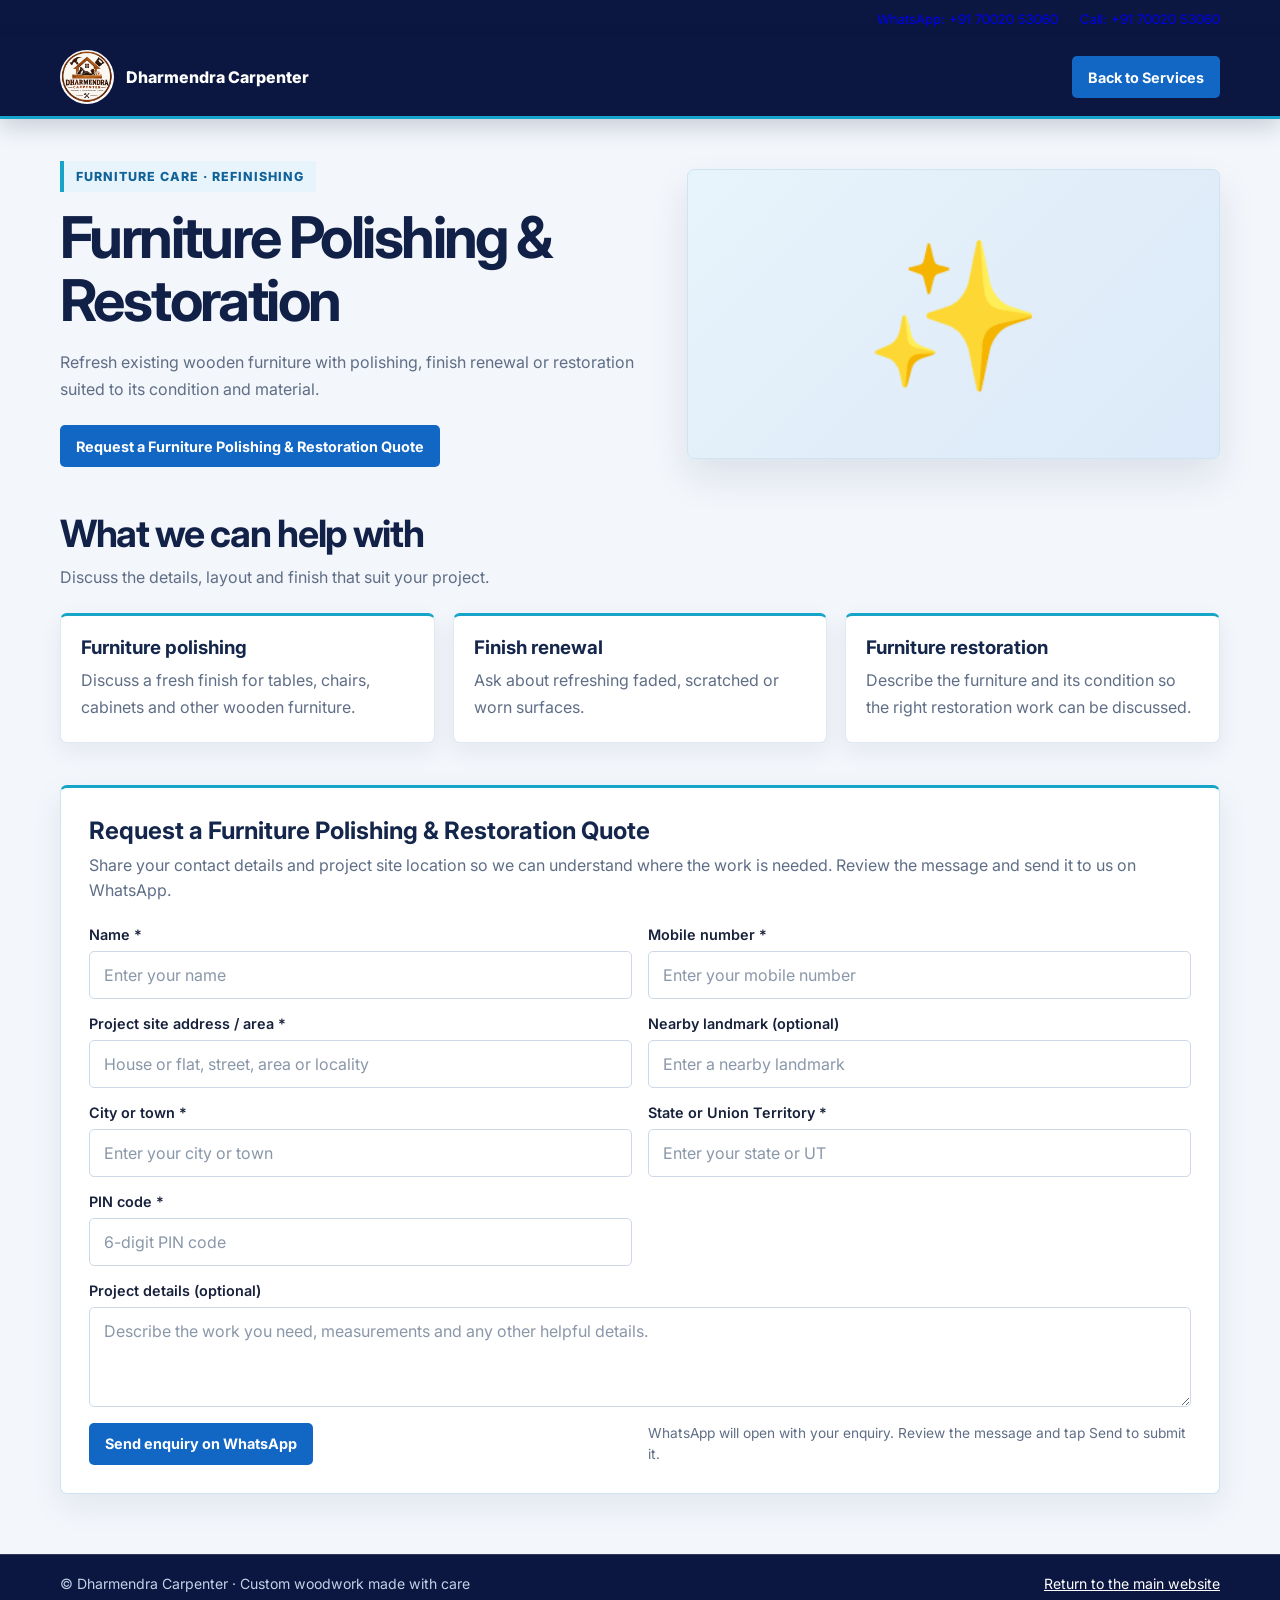
<file: polishing-restoration.html>
<!DOCTYPE html>
<html lang="en">
<head>
  <meta charset="UTF-8" />
  <meta name="viewport" content="width=device-width, initial-scale=1.0" />
  <meta name="theme-color" content="#0b1740" />
  <title>Furniture Polishing & Restoration | Dharmendra Carpenter</title>
  <link rel="preconnect" href="https://fonts.googleapis.com" />
  <link rel="preconnect" href="https://fonts.gstatic.com" crossorigin />
  <link href="https://fonts.googleapis.com/css2?family=Inter:wght@400;500;600;700;800&display=swap" rel="stylesheet" />
  <link href="assets/service-detail.css" rel="stylesheet" />
</head>
<body data-service="polishing">
  <div class="contact-strip"><div class="container contact-strip-inner"><a href="https://wa.me/917002053060">WhatsApp: +91 70020 53060</a><a href="tel:+917002053060">Call: +91 70020 53060</a></div></div>
  <header class="topbar"><div class="container topbar-inner"><a class="brand" href="firstweb.html"><img class="brand-logo" src="assets/dharmendra-carpenter-logo.png" alt="Dharmendra Carpenter logo" /><span>Dharmendra Carpenter</span></a><a class="button" href="firstweb.html#services">Back to Services</a></div></header>
  <main class="container">
    <section class="service-intro"><div class="intro-copy"><span class="eyebrow" id="service-label">Furniture Care · Refinishing</span><h1 id="service-title">Furniture Polishing &amp; Restoration</h1><p id="service-description">Refresh existing wooden furniture with polishing, finish renewal or restoration suited to its condition and material.</p><a class="button" id="service-quote-link" href="#service-enquiry">Request a Quote</a></div><div class="service-illustration" id="service-visual" aria-hidden="true">✨</div></section>
    <section><div class="section-heading"><h2>What we can help with</h2><p>Discuss the details, layout and finish that suit your project.</p></div><div class="service-grid" id="service-offerings"></div></section>
    <section class="project-section" id="project-section" hidden><div class="section-heading"><h2>Related work examples</h2><p>Explore relevant furniture and woodwork examples.</p></div><div class="project-grid" id="service-projects"></div></section>
    <section class="contact-section" id="service-enquiry"><h2 id="service-enquiry-heading">Request a Quote</h2><p>Share your contact details and project site location so we can understand where the work is needed. Review the message and send it to us on WhatsApp.</p>
      <form class="enquiry-form" id="service-enquiry-form"><input id="service-name" name="service" type="hidden" value="Furniture Polishing & Restoration" />
        <div class="form-field"><label for="customer-name">Name *</label><input id="customer-name" name="name" type="text" autocomplete="name" placeholder="Enter your name" required /></div>
        <div class="form-field"><label for="customer-phone">Mobile number *</label><input id="customer-phone" name="phone" type="tel" inputmode="tel" autocomplete="tel" pattern="\+?[0-9]{10,13}" placeholder="Enter your mobile number" required /></div>
        <div class="form-field"><label for="customer-address">Project site address / area *</label><input id="customer-address" name="address" type="text" autocomplete="street-address" placeholder="House or flat, street, area or locality" required /></div>
        <div class="form-field"><label for="customer-landmark">Nearby landmark (optional)</label><input id="customer-landmark" name="landmark" type="text" placeholder="Enter a nearby landmark" /></div>
        <div class="form-field"><label for="customer-city">City or town *</label><input id="customer-city" name="city" type="text" autocomplete="address-level2" placeholder="Enter your city or town" required /></div>
        <div class="form-field"><label for="customer-state">State or Union Territory *</label><input id="customer-state" name="state" type="text" autocomplete="address-level1" placeholder="Enter your state or UT" required /></div>
        <div class="form-field"><label for="customer-pincode">PIN code *</label><input id="customer-pincode" name="pincode" type="text" inputmode="numeric" autocomplete="postal-code" pattern="[1-9][0-9]{5}" maxlength="6" placeholder="6-digit PIN code" required /></div>
        <div class="form-field full-width"><label for="project-details">Project details (optional)</label><textarea id="project-details" name="details" placeholder="Describe the work you need, measurements and any other helpful details."></textarea></div>
        <button class="button" type="submit">Send enquiry on WhatsApp</button><p class="form-note">WhatsApp will open with your enquiry. Review the message and tap Send to submit it.</p>
      </form>
    </section>
  </main>
  <footer><div class="container footer-inner"><span>© Dharmendra Carpenter · Custom woodwork made with care</span><a href="firstweb.html">Return to the main website</a></div></footer>
  <script src="assets/service-detail.js"></script>
</body>
</html>
</file>
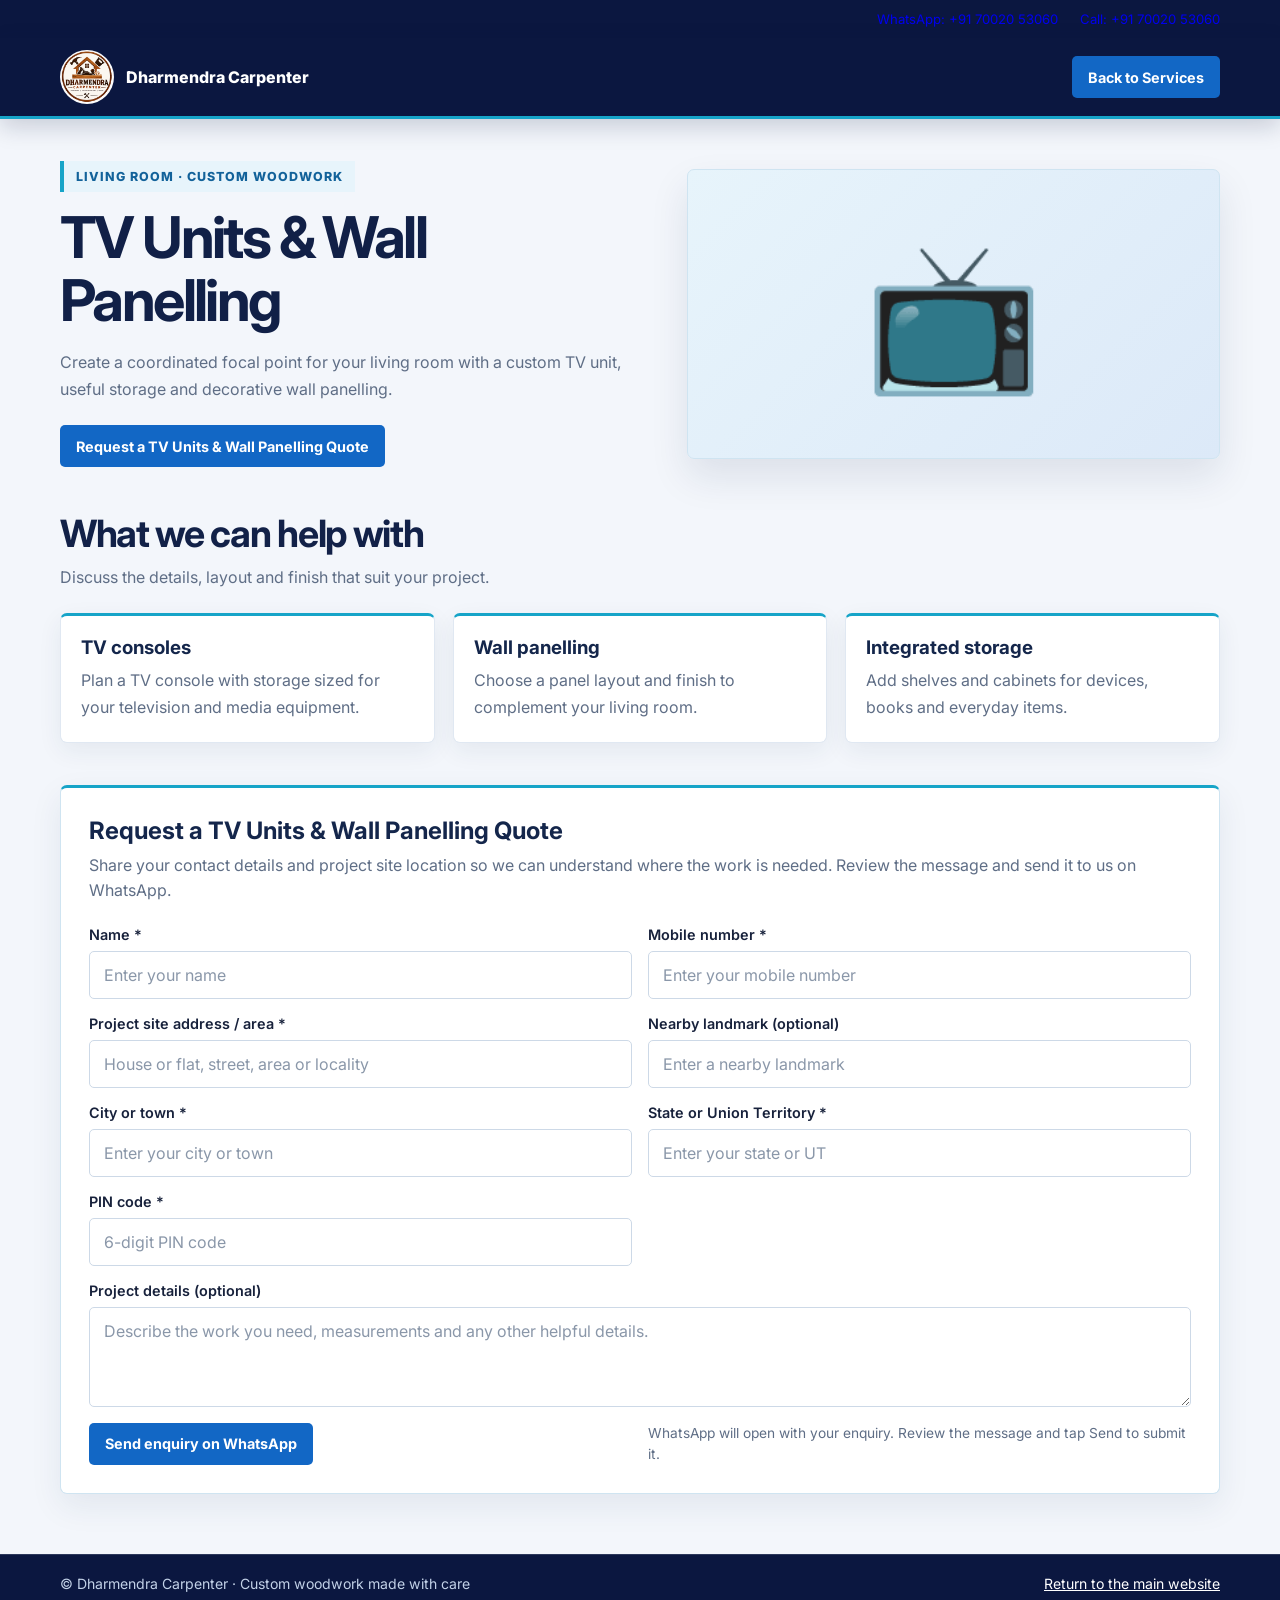
<file: tv-units-paneling.html>
<!DOCTYPE html>
<html lang="en">
<head>
  <meta charset="UTF-8" />
  <meta name="viewport" content="width=device-width, initial-scale=1.0" />
  <meta name="theme-color" content="#0b1740" />
  <title>TV Units & Wall Panelling | Dharmendra Carpenter</title>
  <link rel="preconnect" href="https://fonts.googleapis.com" />
  <link rel="preconnect" href="https://fonts.gstatic.com" crossorigin />
  <link href="https://fonts.googleapis.com/css2?family=Inter:wght@400;500;600;700;800&display=swap" rel="stylesheet" />
  <link href="assets/service-detail.css" rel="stylesheet" />
</head>
<body data-service="tv">
  <div class="contact-strip"><div class="container contact-strip-inner"><a href="https://wa.me/917002053060">WhatsApp: +91 70020 53060</a><a href="tel:+917002053060">Call: +91 70020 53060</a></div></div>
  <header class="topbar"><div class="container topbar-inner"><a class="brand" href="firstweb.html"><img class="brand-logo" src="assets/dharmendra-carpenter-logo.png" alt="Dharmendra Carpenter logo" /><span>Dharmendra Carpenter</span></a><a class="button" href="firstweb.html#services">Back to Services</a></div></header>
  <main class="container">
    <section class="service-intro"><div class="intro-copy"><span class="eyebrow" id="service-label">Living Room · Custom Woodwork</span><h1 id="service-title">TV Units &amp; Wall Panelling</h1><p id="service-description">Plan a coordinated TV unit, useful storage and decorative wall panelling for your living room.</p><a class="button" id="service-quote-link" href="#service-enquiry">Request a Quote</a></div><div class="service-illustration" id="service-visual" aria-hidden="true">📺</div></section>
    <section><div class="section-heading"><h2>What we can help with</h2><p>Discuss the details, layout and finish that suit your project.</p></div><div class="service-grid" id="service-offerings"></div></section>
    <section class="project-section" id="project-section" hidden><div class="section-heading"><h2>Related work examples</h2><p>Explore relevant furniture and woodwork examples.</p></div><div class="project-grid" id="service-projects"></div></section>
    <section class="contact-section" id="service-enquiry"><h2 id="service-enquiry-heading">Request a Quote</h2><p>Share your contact details and project site location so we can understand where the work is needed. Review the message and send it to us on WhatsApp.</p>
      <form class="enquiry-form" id="service-enquiry-form"><input id="service-name" name="service" type="hidden" value="TV Units & Wall Panelling" />
        <div class="form-field"><label for="customer-name">Name *</label><input id="customer-name" name="name" type="text" autocomplete="name" placeholder="Enter your name" required /></div>
        <div class="form-field"><label for="customer-phone">Mobile number *</label><input id="customer-phone" name="phone" type="tel" inputmode="tel" autocomplete="tel" pattern="\+?[0-9]{10,13}" placeholder="Enter your mobile number" required /></div>
        <div class="form-field"><label for="customer-address">Project site address / area *</label><input id="customer-address" name="address" type="text" autocomplete="street-address" placeholder="House or flat, street, area or locality" required /></div>
        <div class="form-field"><label for="customer-landmark">Nearby landmark (optional)</label><input id="customer-landmark" name="landmark" type="text" placeholder="Enter a nearby landmark" /></div>
        <div class="form-field"><label for="customer-city">City or town *</label><input id="customer-city" name="city" type="text" autocomplete="address-level2" placeholder="Enter your city or town" required /></div>
        <div class="form-field"><label for="customer-state">State or Union Territory *</label><input id="customer-state" name="state" type="text" autocomplete="address-level1" placeholder="Enter your state or UT" required /></div>
        <div class="form-field"><label for="customer-pincode">PIN code *</label><input id="customer-pincode" name="pincode" type="text" inputmode="numeric" autocomplete="postal-code" pattern="[1-9][0-9]{5}" maxlength="6" placeholder="6-digit PIN code" required /></div>
        <div class="form-field full-width"><label for="project-details">Project details (optional)</label><textarea id="project-details" name="details" placeholder="Describe the work you need, measurements and any other helpful details."></textarea></div>
        <button class="button" type="submit">Send enquiry on WhatsApp</button><p class="form-note">WhatsApp will open with your enquiry. Review the message and tap Send to submit it.</p>
      </form>
    </section>
  </main>
  <footer><div class="container footer-inner"><span>© Dharmendra Carpenter · Custom woodwork made with care</span><a href="firstweb.html">Return to the main website</a></div></footer>
  <script src="assets/service-detail.js"></script>
</body>
</html>
</file>
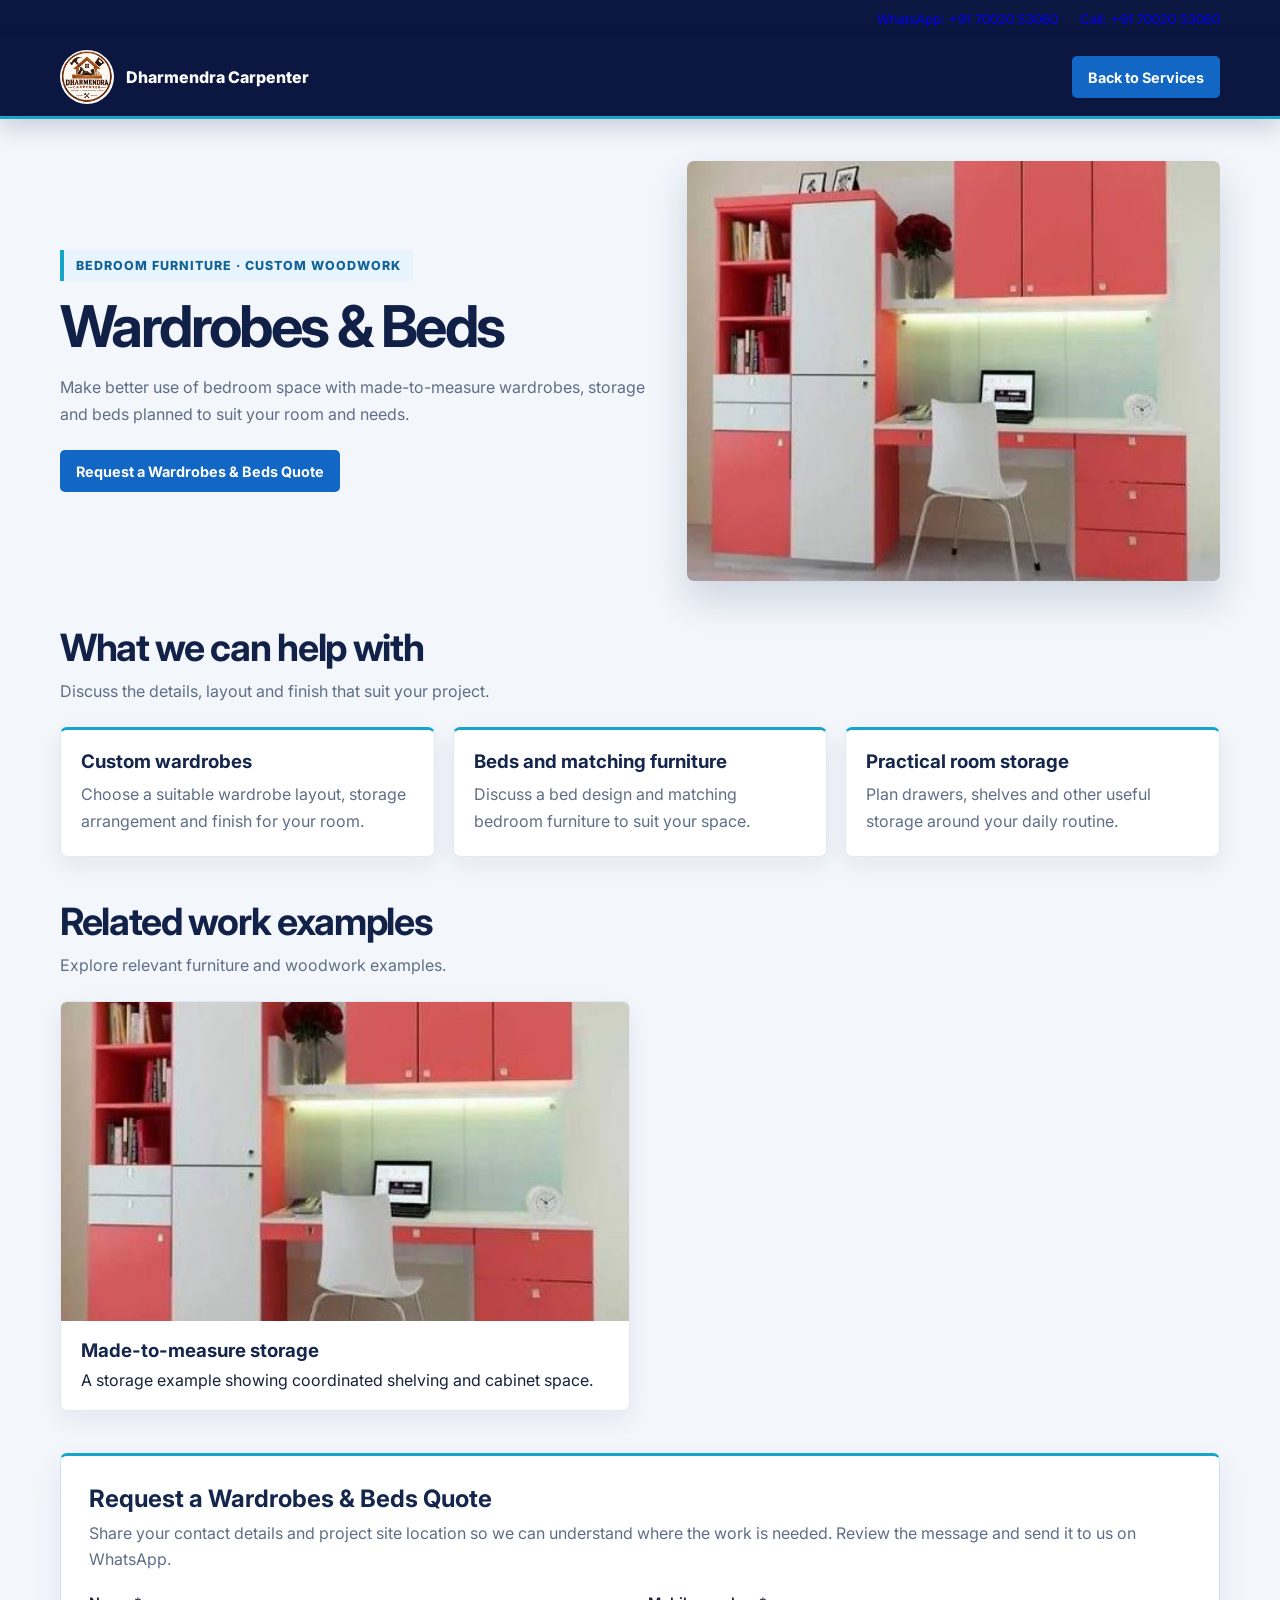
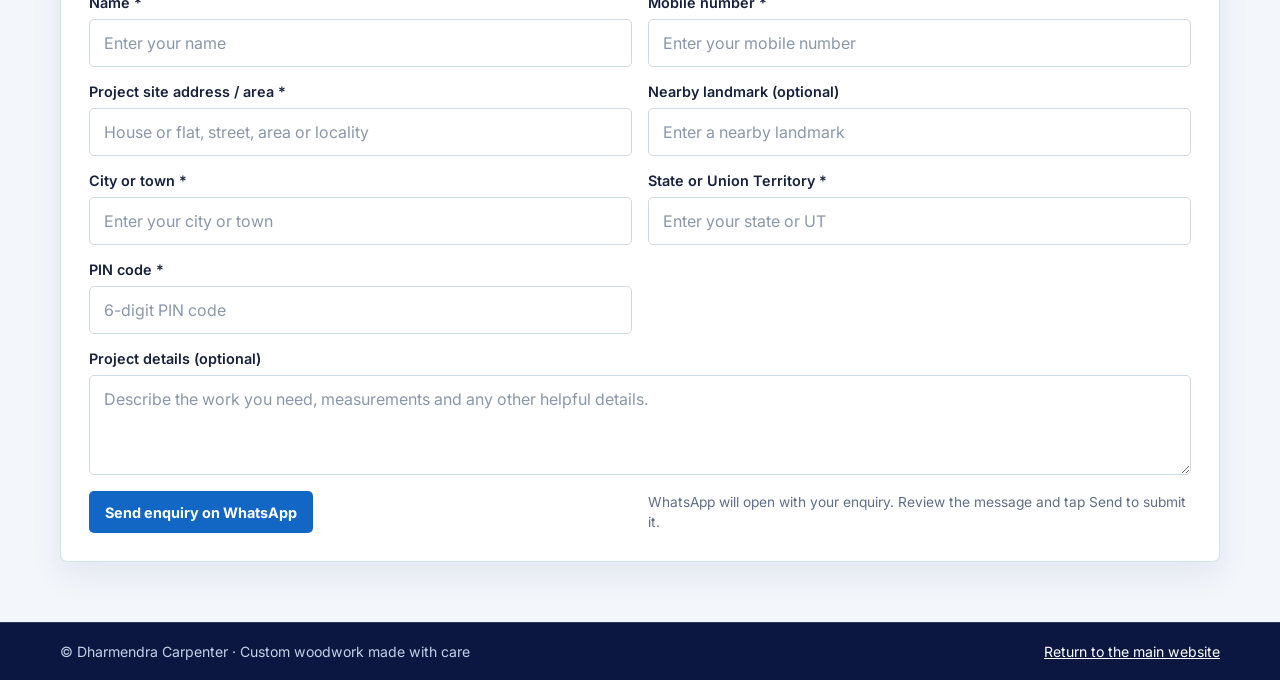
<file: wardrobes-beds.html>
<!DOCTYPE html>
<html lang="en">
<head>
  <meta charset="UTF-8" />
  <meta name="viewport" content="width=device-width, initial-scale=1.0" />
  <meta name="theme-color" content="#0b1740" />
  <title>Wardrobes & Beds | Dharmendra Carpenter</title>
  <link rel="preconnect" href="https://fonts.googleapis.com" />
  <link rel="preconnect" href="https://fonts.gstatic.com" crossorigin />
  <link href="https://fonts.googleapis.com/css2?family=Inter:wght@400;500;600;700;800&display=swap" rel="stylesheet" />
  <link href="assets/service-detail.css" rel="stylesheet" />
</head>
<body data-service="wardrobe">
  <div class="contact-strip"><div class="container contact-strip-inner"><a href="https://wa.me/917002053060">WhatsApp: +91 70020 53060</a><a href="tel:+917002053060">Call: +91 70020 53060</a></div></div>
  <header class="topbar"><div class="container topbar-inner"><a class="brand" href="firstweb.html"><img class="brand-logo" src="assets/dharmendra-carpenter-logo.png" alt="Dharmendra Carpenter logo" /><span>Dharmendra Carpenter</span></a><a class="button" href="firstweb.html#services">Back to Services</a></div></header>
  <main class="container">
    <section class="service-intro"><div class="intro-copy"><span class="eyebrow" id="service-label">Bedroom Furniture · Custom Woodwork</span><h1 id="service-title">Wardrobes &amp; Beds</h1><p id="service-description">Made-to-measure bedroom furniture and storage planned to fit your room.</p><a class="button" id="service-quote-link" href="#service-enquiry">Request a Quote</a></div><div class="service-illustration" id="service-visual" aria-hidden="true">🛏️</div></section>
    <section><div class="section-heading"><h2>What we can help with</h2><p>Discuss the details, layout and finish that suit your project.</p></div><div class="service-grid" id="service-offerings"></div></section>
    <section class="project-section" id="project-section" hidden><div class="section-heading"><h2>Related work examples</h2><p>Explore relevant furniture and woodwork examples.</p></div><div class="project-grid" id="service-projects"></div></section>
    <section class="contact-section" id="service-enquiry"><h2 id="service-enquiry-heading">Request a Quote</h2><p>Share your contact details and project site location so we can understand where the work is needed. Review the message and send it to us on WhatsApp.</p>
      <form class="enquiry-form" id="service-enquiry-form"><input id="service-name" name="service" type="hidden" value="Wardrobes & Beds" />
        <div class="form-field"><label for="customer-name">Name *</label><input id="customer-name" name="name" type="text" autocomplete="name" placeholder="Enter your name" required /></div>
        <div class="form-field"><label for="customer-phone">Mobile number *</label><input id="customer-phone" name="phone" type="tel" inputmode="tel" autocomplete="tel" pattern="\+?[0-9]{10,13}" placeholder="Enter your mobile number" required /></div>
        <div class="form-field"><label for="customer-address">Project site address / area *</label><input id="customer-address" name="address" type="text" autocomplete="street-address" placeholder="House or flat, street, area or locality" required /></div>
        <div class="form-field"><label for="customer-landmark">Nearby landmark (optional)</label><input id="customer-landmark" name="landmark" type="text" placeholder="Enter a nearby landmark" /></div>
        <div class="form-field"><label for="customer-city">City or town *</label><input id="customer-city" name="city" type="text" autocomplete="address-level2" placeholder="Enter your city or town" required /></div>
        <div class="form-field"><label for="customer-state">State or Union Territory *</label><input id="customer-state" name="state" type="text" autocomplete="address-level1" placeholder="Enter your state or UT" required /></div>
        <div class="form-field"><label for="customer-pincode">PIN code *</label><input id="customer-pincode" name="pincode" type="text" inputmode="numeric" autocomplete="postal-code" pattern="[1-9][0-9]{5}" maxlength="6" placeholder="6-digit PIN code" required /></div>
        <div class="form-field full-width"><label for="project-details">Project details (optional)</label><textarea id="project-details" name="details" placeholder="Describe the work you need, measurements and any other helpful details."></textarea></div>
        <button class="button" type="submit">Send enquiry on WhatsApp</button><p class="form-note">WhatsApp will open with your enquiry. Review the message and tap Send to submit it.</p>
      </form>
    </section>
  </main>
  <footer><div class="container footer-inner"><span>© Dharmendra Carpenter · Custom woodwork made with care</span><a href="firstweb.html">Return to the main website</a></div></footer>
  <script src="assets/service-detail.js"></script>
</body>
</html>
</file>
<file: assets/service-detail.css>
:root {
  --navy: #0b1740;
  --blue: #1267c5;
  --cyan: #16a4c8;
  --text: #17213b;
  --muted: #5f6e86;
  --line: #dce4ef;
}

* { box-sizing: border-box; }

html { scroll-behavior: smooth; }

body {
  min-height: 100vh;
  margin: 0;
  color: var(--text);
  background: #f3f6fb;
  font-family: "Inter", Arial, sans-serif;
}

.container {
  width: min(1160px, calc(100% - 32px));
  margin: 0 auto;
}

.contact-strip {
  background: var(--navy);
  color: #e8f2ff;
  font-size: 0.82rem;
}

.contact-strip-inner {
  display: flex;
  min-height: 38px;
  align-items: center;
  justify-content: flex-end;
  gap: 22px;
}

.contact-strip a { text-decoration: none; }

.topbar {
  position: sticky;
  top: 0;
  z-index: 10;
  background: var(--navy);
  border-bottom: 3px solid var(--cyan);
  box-shadow: 0 8px 22px rgba(9, 24, 60, 0.18);
}

.topbar-inner {
  display: flex;
  min-height: 78px;
  align-items: center;
  justify-content: space-between;
  gap: 20px;
}

.brand {
  display: flex;
  align-items: center;
  gap: 12px;
  color: #fff;
  font-weight: 800;
  text-decoration: none;
  white-space: nowrap;
}

.brand-logo {
  display: block;
  width: 54px;
  height: 54px;
  flex: 0 0 auto;
  border-radius: 50%;
  object-fit: cover;
  background: #fff;
}

.brand-mark {
  display: grid;
  width: 42px;
  height: 42px;
  place-items: center;
  border-radius: 50%;
  background: #fff;
  color: var(--navy);
}

.button {
  display: inline-flex;
  min-height: 42px;
  align-items: center;
  justify-content: center;
  padding: 10px 16px;
  border: 0;
  border-radius: 5px;
  background: var(--blue);
  color: #fff;
  cursor: pointer;
  font: inherit;
  font-size: 0.9rem;
  font-weight: 700;
  text-decoration: none;
  transition: background-color 0.2s ease, transform 0.2s ease;
}

.button:hover {
  transform: translateY(-1px);
  background: #0c54a7;
}

main { padding: 42px 0 60px; }

.service-intro {
  display: grid;
  grid-template-columns: 1.05fr 0.95fr;
  gap: 38px;
  align-items: center;
  margin-bottom: 44px;
}

.eyebrow {
  display: inline-block;
  margin-bottom: 14px;
  padding: 8px 12px;
  border-left: 4px solid var(--cyan);
  background: #e7f4fb;
  color: #12629a;
  font-size: 0.78rem;
  font-weight: 800;
  letter-spacing: 0.08em;
  text-transform: uppercase;
}

h1 {
  margin: 0 0 16px;
  color: #112047;
  font-size: clamp(2.2rem, 5vw, 3.6rem);
  letter-spacing: -0.045em;
  line-height: 1.1;
}

.intro-copy p,
.section-heading p,
.service-card p {
  color: var(--muted);
  line-height: 1.7;
}

.intro-copy p { margin: 0 0 22px; }

.service-hero-image,
.service-illustration {
  display: block;
  width: 100%;
  min-height: 290px;
  max-height: 420px;
  border-radius: 7px;
  object-fit: cover;
  box-shadow: 0 18px 38px rgba(15, 42, 78, 0.16);
}

.service-illustration {
  display: grid;
  place-items: center;
  border: 1px solid #cfe4f1;
  background: linear-gradient(135deg, #e7f4fb, #dce9f8);
  color: #1768ad;
  font-size: clamp(5rem, 12vw, 9rem);
  box-shadow: 0 18px 38px rgba(15, 42, 78, 0.1);
}

.section-heading { margin-bottom: 22px; }

.section-heading h2 {
  margin: 0 0 8px;
  color: #122148;
  font-size: clamp(1.7rem, 3vw, 2.35rem);
  letter-spacing: -0.035em;
}

.section-heading p { margin: 0; }

.service-grid {
  display: grid;
  grid-template-columns: repeat(3, minmax(0, 1fr));
  gap: 18px;
}

.service-card,
.project-card {
  overflow: hidden;
  border: 1px solid #e0e8f2;
  border-radius: 7px;
  background: #fff;
  box-shadow: 0 8px 24px rgba(23, 53, 91, 0.07);
}

.service-card {
  padding: 20px;
  border-top: 3px solid var(--cyan);
}

.service-card h3,
.project-card h3 {
  margin: 0 0 8px;
  color: #14264b;
}

.service-card p,
.project-card p { margin: 0; }

.project-section { margin-top: 42px; }

.project-grid {
  display: grid;
  grid-template-columns: repeat(2, minmax(0, 1fr));
  gap: 20px;
}

.project-card img {
  display: block;
  width: 100%;
  aspect-ratio: 16 / 9;
  object-fit: cover;
}

.project-card-content { padding: 18px 20px 20px; }

.contact-section {
  margin-top: 42px;
  padding: 28px;
  border: 1px solid #cfe4f1;
  border-top: 3px solid var(--cyan);
  border-radius: 7px;
  background: #fff;
  box-shadow: 0 12px 32px rgba(23, 53, 91, 0.08);
  scroll-margin-top: 140px;
}

.contact-section h2 {
  margin: 0 0 8px;
  color: #14264b;
}

.contact-section > p {
  margin: 0 0 22px;
  color: var(--muted);
  line-height: 1.6;
}

.enquiry-form {
  display: grid;
  grid-template-columns: repeat(2, minmax(0, 1fr));
  gap: 16px;
}

.form-field {
  display: grid;
  gap: 8px;
}

.form-field.full-width { grid-column: 1 / -1; }

.form-field label {
  font-size: 0.9rem;
  font-weight: 600;
}

.form-field input,
.form-field textarea {
  width: 100%;
  padding: 13px 14px;
  border: 1px solid #cdd9e7;
  border-radius: 5px;
  background: #fff;
  color: var(--text);
  font: inherit;
}

.form-field input::placeholder,
.form-field textarea::placeholder { color: #8a97a9; }

.form-field textarea {
  min-height: 100px;
  resize: vertical;
}

.enquiry-form .button { justify-self: start; }

.form-note {
  align-self: center;
  margin: 0;
  color: var(--muted);
  font-size: 0.86rem;
  line-height: 1.5;
}

footer {
  padding: 20px 0;
  border-top: 1px solid rgba(255,255,255,0.14);
  background: var(--navy);
  color: #c2d1e7;
  font-size: 0.88rem;
}

.footer-inner {
  display: flex;
  align-items: center;
  justify-content: space-between;
  gap: 16px;
}

footer a { color: #fff; }

@media (max-width: 760px) {
  .service-intro { grid-template-columns: 1fr; gap: 24px; }
  .service-grid { grid-template-columns: repeat(2, minmax(0, 1fr)); }
}

@media (max-width: 600px) {
  .container { width: min(100% - 28px, 1160px); }
  .contact-strip-inner { justify-content: center; gap: 12px; font-size: 0.72rem; }
  .topbar-inner { min-height: 68px; }
  main { padding: 32px 0 44px; }
  .service-hero-image,
  .service-illustration { min-height: 230px; max-height: 320px; }
  .service-grid,
  .project-grid,
  .enquiry-form { grid-template-columns: 1fr; }
  .contact-section { padding: 20px; }
  .form-field.full-width { grid-column: auto; }
  .enquiry-form .button { width: 100%; }
  .footer-inner { align-items: flex-start; flex-direction: column; }
}
</file>
